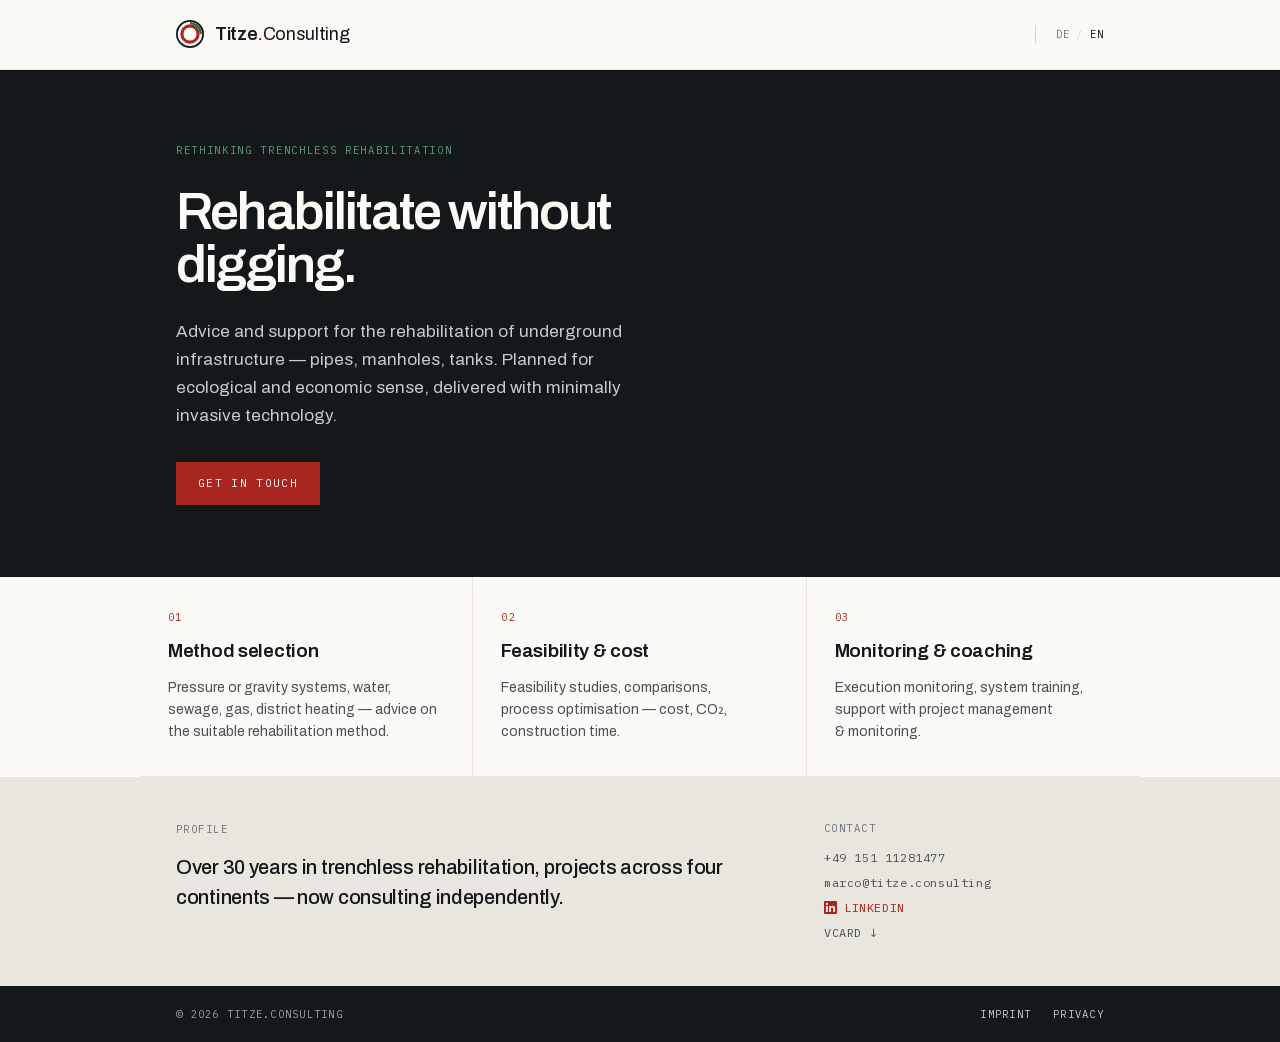
<file: index.html>
<!doctype html>
<html lang="de">
<head>
  <meta charset="utf-8">
  <title>Titze.Consulting</title>
  <meta name="viewport" content="width=device-width, initial-scale=1">
  <link rel="canonical" href="https://titze.consulting/de/">
  <link rel="alternate" hreflang="de" href="https://titze.consulting/de/">
  <link rel="alternate" hreflang="en" href="https://titze.consulting/en/">
  <link rel="alternate" hreflang="x-default" href="https://titze.consulting/de/">
  <link rel="icon" href="/assets/favicon.svg" type="image/svg+xml">
  <link rel="icon" href="/assets/favicon-32.png" sizes="32x32" type="image/png">
  <link rel="apple-touch-icon" href="/assets/apple-touch-icon.png">
  <!-- Ohne JS: Fallback auf Deutsch (Hauptmarkt). Mit JS: Sprache des Browsers. -->
  <meta http-equiv="refresh" content="0; url=/de/">
  <script>
    var lang = (navigator.languages && navigator.languages[0]) || navigator.language || 'de';
    location.replace(lang.toLowerCase().indexOf('en') === 0 ? '/en/' : '/de/');
  </script>
</head>
<body>
  <p><a href="/de/">Weiter zu titze.consulting</a> · <a href="/en/">English version</a></p>
</body>
</html>
</file>
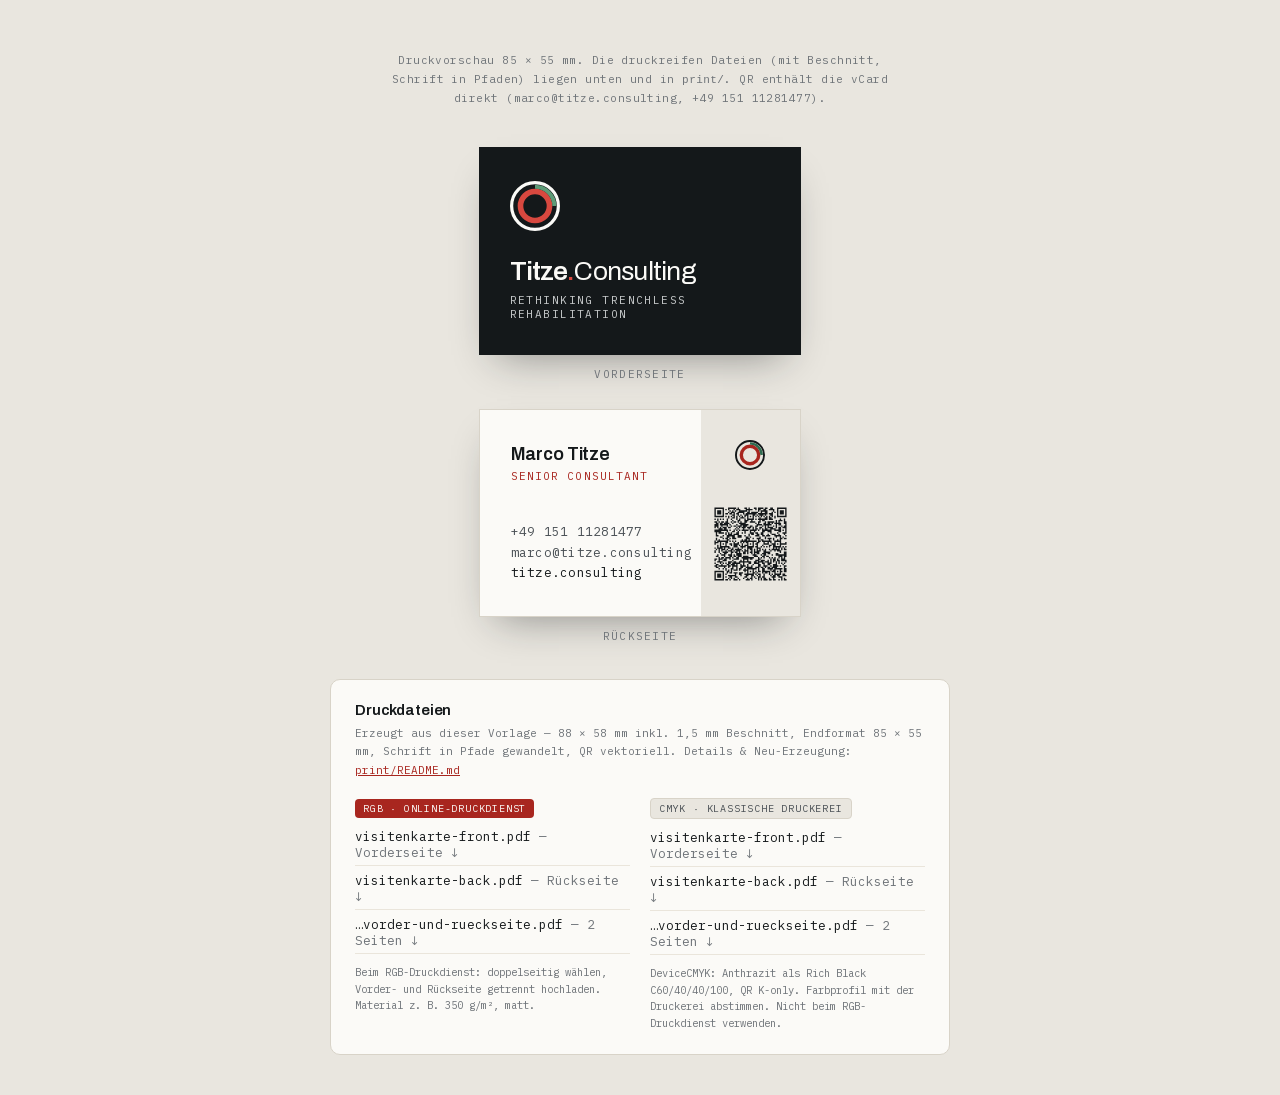
<file: business-card/index.html>
<!doctype html>
<html lang="de">
<head>
  <meta charset="utf-8">
  <meta name="viewport" content="width=device-width, initial-scale=1">
  <title>Visitenkarte — Titze.Consulting</title>
  <link rel="stylesheet" href="../styles/fonts.css">
  <link rel="stylesheet" href="../styles/tokens.css">
  <style>
    /* Bildschirm-Vorschau */
    body {
      margin: 0; background: var(--color-limebeige);
      font-family: var(--font-sans); color: var(--color-slate);
      display: flex; flex-direction: column; align-items: center; gap: 28px;
      padding: 40px 16px;
    }
    .hint {
      max-width: 520px; font-family: var(--font-mono); font-size: 11px;
      line-height: 1.7; letter-spacing: .04em; color: var(--color-steel); text-align: center;
    }
    .side { display: flex; flex-direction: column; align-items: center; gap: 12px; }
    .side__label { font-family: var(--font-mono); font-size: 11px; letter-spacing: .12em; color: var(--color-steel); }

    .card {
      width: 85mm; height: 55mm; box-sizing: border-box; overflow: hidden;
      box-shadow: 0 18px 40px -18px rgba(20,24,26,.45);
    }

    /* Vorderseite: Marke oben, Wortbild + Claim unten */
    .card--front {
      background: var(--color-anthracite);
      display: flex; flex-direction: column; justify-content: space-between;
      padding: 9mm 8mm;
    }
    .card--front svg { display: block; }
    .front__word { display: flex; align-items: baseline; font-size: 26px; letter-spacing: -0.028em; color: var(--color-paper); }
    .front__word .name { font-weight: 600; }
    .front__word .dot { color: var(--color-oxide-red-light); font-weight: 600; }
    .front__word .rest { font-weight: 400; }
    .claim {
      display: block; margin-top: 8px;
      font-family: var(--font-mono); font-size: 11px; letter-spacing: .13em; color: var(--color-fog);
    }

    /* Rückseite: links Papier (Text), rechts Kalkbeige-Feld (Marke + QR) */
    .card--back {
      background: var(--color-paper); border: 1px solid var(--color-edge-strong);
      display: flex;
    }
    .back__main {
      flex: 1; min-width: 0;
      display: flex; flex-direction: column; justify-content: space-between;
      padding: 9mm 0 9mm 8mm;
    }
    .back__name { font-size: 18px; font-weight: 600; letter-spacing: -0.015em; color: var(--color-anthracite); }
    .back__role { display: block; margin-top: 5px; font-family: var(--font-mono); font-size: 11px; letter-spacing: .1em; color: var(--color-oxide-red); }
    .back__contact {
      display: flex; flex-direction: column; gap: 3px;
      font-family: var(--font-mono); font-size: 12.5px; letter-spacing: .02em; color: var(--color-slate); line-height: 1.4;
    }
    .back__contact .web { color: var(--color-anthracite); }
    .back__side {
      width: 26mm; flex: none; background: var(--color-limebeige);
      display: flex; flex-direction: column; align-items: center; justify-content: space-between;
      padding: 8mm 0;
    }
    .back__side svg { display: block; }
    .qr { width: 22mm; height: 22mm; display: block; }

    /* Druckdateien-Bereich */
    .files {
      width: 100%; max-width: 620px; box-sizing: border-box;
      margin-top: 8px; padding: 22px 24px;
      background: var(--color-paper); border: 1px solid var(--color-edge-strong); border-radius: 10px;
    }
    .files__title { margin: 0 0 6px; font-size: 15px; font-weight: 600; letter-spacing: -0.01em; color: var(--color-anthracite); }
    .files__intro { margin: 0 0 18px; font-family: var(--font-mono); font-size: 11px; line-height: 1.7; color: var(--color-steel); }
    .files__intro a { color: var(--color-oxide-red); }
    .files__grid { display: grid; grid-template-columns: 1fr 1fr; gap: 20px; }
    @media (max-width: 520px) { .files__grid { grid-template-columns: 1fr; } }
    .files__badge {
      display: inline-block; margin-bottom: 10px; padding: 3px 8px; border-radius: 4px;
      font-family: var(--font-mono); font-size: 10px; letter-spacing: .08em; text-transform: uppercase;
    }
    .files__badge--rgb { background: var(--color-oxide-red); color: var(--color-paper); }
    .files__badge--cmyk { background: var(--color-limebeige); color: var(--color-slate); border: 1px solid var(--color-edge-strong); }
    .files__list { list-style: none; margin: 0 0 10px; padding: 0; display: flex; flex-direction: column; gap: 6px; }
    .files__list a { font-family: var(--font-mono); font-size: 12.5px; color: var(--color-anthracite); text-decoration: none; border-bottom: 1px solid var(--color-edge); padding-bottom: 5px; display: block; }
    .files__list a:hover { color: var(--color-oxide-red); }
    .files__list .sub { color: var(--color-steel); }
    .files__note { margin: 0; font-family: var(--font-mono); font-size: 10.5px; line-height: 1.6; color: var(--color-steel); }

    @media print {
      body { background: #fff; padding: 0; gap: 0; display: block; }
      .hint, .side__label, .files { display: none; }
      .card { box-shadow: none; page-break-after: always; }
      @page { size: 85mm 55mm; margin: 0; }
    }
  </style>
</head>
<body>
  <p class="hint">Druckvorschau 85 × 55 mm. Die druckreifen Dateien (mit Beschnitt, Schrift in Pfaden) liegen unten und in <code>print/</code>. QR enthält die vCard direkt (marco@titze.consulting, +49 151 11281477).</p>

  <div class="side">
    <div class="card card--front">
      <svg width="50" height="50" viewBox="0 0 62 62" fill="none" aria-hidden="true">
        <circle cx="31" cy="31" r="29" stroke="#FBFAF7" stroke-width="4"></circle>
        <circle cx="31" cy="31" r="18" stroke="#D8483F" stroke-width="7"></circle>
        <path d="M31 7A24 24 0 0 1 55 31" stroke="#5E9B77" stroke-width="5" stroke-linecap="butt"></path>
      </svg>
      <div>
        <span class="front__word"><span class="name">Titze</span><span class="dot">.</span><span class="rest">Consulting</span></span>
        <span class="claim">RETHINKING TRENCHLESS REHABILITATION</span>
      </div>
    </div>
    <span class="side__label">VORDERSEITE</span>
  </div>

  <div class="side">
    <div class="card card--back">
      <div class="back__main">
        <div>
          <span class="back__name">Marco Titze</span>
          <span class="back__role">SENIOR CONSULTANT</span>
        </div>
        <div class="back__contact">
          <span>+49 151 11281477</span>
          <span>marco@titze.consulting</span>
          <span class="web">titze.consulting</span>
        </div>
      </div>
      <div class="back__side">
        <svg width="30" height="30" viewBox="0 0 62 62" fill="none" aria-hidden="true">
          <circle cx="31" cy="31" r="29" stroke="#14181A" stroke-width="4"></circle>
          <circle cx="31" cy="31" r="18" stroke="#A8261F" stroke-width="7"></circle>
          <path d="M31 7A24 24 0 0 1 55 31" stroke="#2F6B4F" stroke-width="5" stroke-linecap="butt"></path>
        </svg>
        <img class="qr" src="qr-vcard.svg" alt="QR-Code mit Kontaktdaten (vCard)">
      </div>
    </div>
    <span class="side__label">RÜCKSEITE</span>
  </div>

  <section class="files">
    <h2 class="files__title">Druckdateien</h2>
    <p class="files__intro">Erzeugt aus dieser Vorlage — 88 × 58 mm inkl. 1,5 mm Beschnitt, Endformat 85 × 55 mm, Schrift in Pfade gewandelt, QR vektoriell. Details &amp; Neu-Erzeugung: <a href="print/README.md">print/README.md</a></p>
    <div class="files__grid">
      <div class="files__col">
        <span class="files__badge files__badge--rgb">RGB · Online-Druckdienst</span>
        <ul class="files__list">
          <li><a href="print/rgb/visitenkarte-front.pdf">visitenkarte-front.pdf <span class="sub">— Vorderseite ↓</span></a></li>
          <li><a href="print/rgb/visitenkarte-back.pdf">visitenkarte-back.pdf <span class="sub">— Rückseite ↓</span></a></li>
          <li><a href="print/rgb/visitenkarte-vorder-und-rueckseite.pdf">…vorder-und-rueckseite.pdf <span class="sub">— 2 Seiten ↓</span></a></li>
        </ul>
        <p class="files__note">Beim RGB-Druckdienst: doppelseitig wählen, Vorder- und Rückseite getrennt hochladen. Material z. B. 350 g/m², matt.</p>
      </div>
      <div class="files__col">
        <span class="files__badge files__badge--cmyk">CMYK · klassische Druckerei</span>
        <ul class="files__list">
          <li><a href="print/cmyk/visitenkarte-front.pdf">visitenkarte-front.pdf <span class="sub">— Vorderseite ↓</span></a></li>
          <li><a href="print/cmyk/visitenkarte-back.pdf">visitenkarte-back.pdf <span class="sub">— Rückseite ↓</span></a></li>
          <li><a href="print/cmyk/visitenkarte-vorder-und-rueckseite.pdf">…vorder-und-rueckseite.pdf <span class="sub">— 2 Seiten ↓</span></a></li>
        </ul>
        <p class="files__note">DeviceCMYK: Anthrazit als Rich Black C60/40/40/100, QR K-only. Farbprofil mit der Druckerei abstimmen. Nicht beim RGB-Druckdienst verwenden.</p>
      </div>
    </div>
  </section>
</body>
</html>
</file>
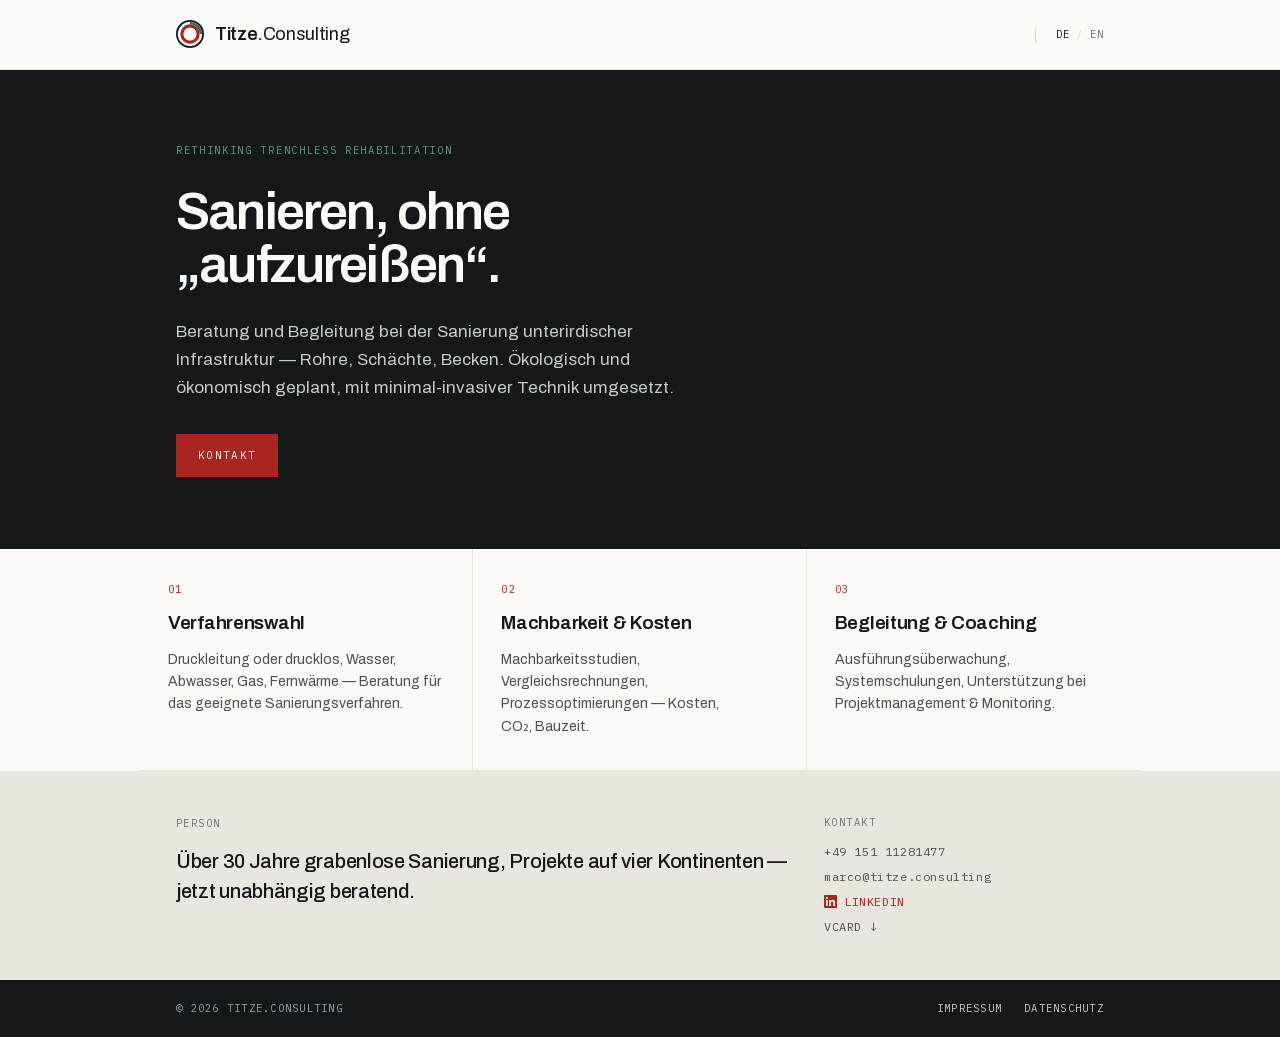
<file: de/index.html>
<!doctype html>
<html lang="de">
<head>
  <meta charset="utf-8">
  <meta name="viewport" content="width=device-width, initial-scale=1, viewport-fit=cover">
  <title>Titze.Consulting — Grabenlose Sanierung, unabhängig beraten</title>
  <meta name="description" content="Unabhängige Beratung und Begleitung bei der grabenlosen Sanierung unterirdischer Infrastruktur — Rohre, Schächte, Becken.">
  <link rel="canonical" href="https://titze.consulting/de/">
  <link rel="alternate" hreflang="de" href="https://titze.consulting/de/">
  <link rel="alternate" hreflang="en" href="https://titze.consulting/en/">
  <link rel="alternate" hreflang="x-default" href="https://titze.consulting/de/">
  <link rel="icon" href="/assets/favicon.svg" type="image/svg+xml">
  <link rel="icon" href="/assets/favicon-32.png" sizes="32x32" type="image/png">
  <link rel="apple-touch-icon" href="/assets/apple-touch-icon.png">
  <link rel="preload" href="/assets/fonts/archivo.woff2" as="font" type="font/woff2" crossorigin>
  <link rel="preload" href="/assets/fonts/ibm-plex-mono-400.woff2" as="font" type="font/woff2" crossorigin>
  <link rel="stylesheet" href="/styles/fonts.css">
  <link rel="stylesheet" href="/styles/tokens.css">
  <link rel="stylesheet" href="/styles/site.css">
</head>
<body>

  <header class="band header">
    <div class="band__inner header__inner">
      <a class="brand" href="/de/" aria-label="Titze.Consulting — Startseite">
        <img class="brand__mark" src="/assets/logo/logo-mark-light-bg.svg" alt="" width="28" height="28">
        <span class="brand__word"><b>Titze</b><span class="dot">.</span>Consulting</span>
      </a>
      <div class="header__right">
        <div class="langswitch" aria-label="Sprache">
          <a href="/de/" aria-current="true">DE</a>
          <span class="sep">/</span>
          <a href="/en/">EN</a>
        </div>
      </div>
    </div>
  </header>

  <main>
    <section class="band hero" aria-label="Einleitung">
      <div class="band__inner hero__inner">
        <p class="eyebrow">RETHINKING TRENCHLESS REHABILITATION</p>
        <h1 class="hero__headline">Sanieren, ohne „aufzureißen“.</h1>
        <p class="hero__lede">Beratung und Begleitung bei der Sanierung unterirdischer Infrastruktur — Rohre, Schächte, Becken. Ökologisch und ökonomisch geplant, mit minimal-invasiver Technik umgesetzt.</p>
        <div class="hero__actions">
          <a class="btn btn--primary" href="mailto:marco@titze.consulting">KONTAKT</a>
        </div>
      </div>
    </section>

    <section class="band services" id="leistungen" aria-label="Leistungen">
      <div class="band__inner services__inner">
        <article class="service">
          <span class="service__num">01</span>
          <h2 class="service__title">Verfahrenswahl</h2>
          <p class="service__text">Druckleitung oder drucklos, Wasser, Abwasser, Gas, Fernwärme — Beratung für das geeignete Sanierungsverfahren.</p>
        </article>
        <article class="service">
          <span class="service__num">02</span>
          <h2 class="service__title">Machbarkeit &amp; Kosten</h2>
          <p class="service__text">Machbarkeitsstudien, Vergleichsrechnungen, Prozessoptimierungen — Kosten, CO₂, Bauzeit.</p>
        </article>
        <article class="service">
          <span class="service__num">03</span>
          <h2 class="service__title">Begleitung &amp; Coaching</h2>
          <p class="service__text">Ausführungsüberwachung, Systemschulungen, Unterstützung bei Projektmanagement &amp; Monitoring.</p>
        </article>
      </div>
    </section>

    <section class="band person" id="person" aria-label="Person und Kontakt">
      <div class="band__inner person__inner">
        <div class="person__col">
          <span class="label">PERSON</span>
          <p class="person__statement">Über 30 Jahre grabenlose Sanierung, Projekte auf vier Kontinenten — jetzt unabhängig beratend.</p>
        </div>
        <div class="contact" id="kontakt">
          <span class="label">KONTAKT</span>
          <a href="tel:+4915111281477">+49 151 11281477</a>
          <a href="mailto:marco@titze.consulting">marco@titze.consulting</a>
          <a class="contact__linkedin" href="https://www.linkedin.com/in/marco-titze-89007110/" target="_blank" rel="noopener">
            <svg viewBox="0 0 24 24" fill="currentColor" aria-hidden="true"><path d="M20.45 20.45h-3.56v-5.57c0-1.33-.02-3.04-1.85-3.04-1.85 0-2.14 1.45-2.14 2.94v5.67H9.35V9h3.42v1.56h.05c.48-.9 1.64-1.85 3.37-1.85 3.6 0 4.27 2.37 4.27 5.45v6.29zM5.34 7.43a2.06 2.06 0 1 1 0-4.13 2.06 2.06 0 0 1 0 4.13zM7.12 20.45H3.56V9h3.56v11.45zM22.22 0H1.77C.8 0 0 .78 0 1.73v20.53C0 23.22.8 24 1.77 24h20.45c.98 0 1.78-.78 1.78-1.74V1.73C24 .78 23.2 0 22.22 0z"/></svg>
            LINKEDIN
          </a>
          <a href="/marco-titze.vcf" download>VCARD ↓</a>
        </div>
      </div>
    </section>
  </main>

  <footer class="band footer">
    <div class="band__inner footer__inner">
      <span>© 2026 TITZE.CONSULTING</span>
      <span class="footer__links">
        <a href="/de/impressum.html">IMPRESSUM</a>
        <a href="/de/datenschutz.html">DATENSCHUTZ</a>
      </span>
    </div>
  </footer>

</body>
</html>
</file>
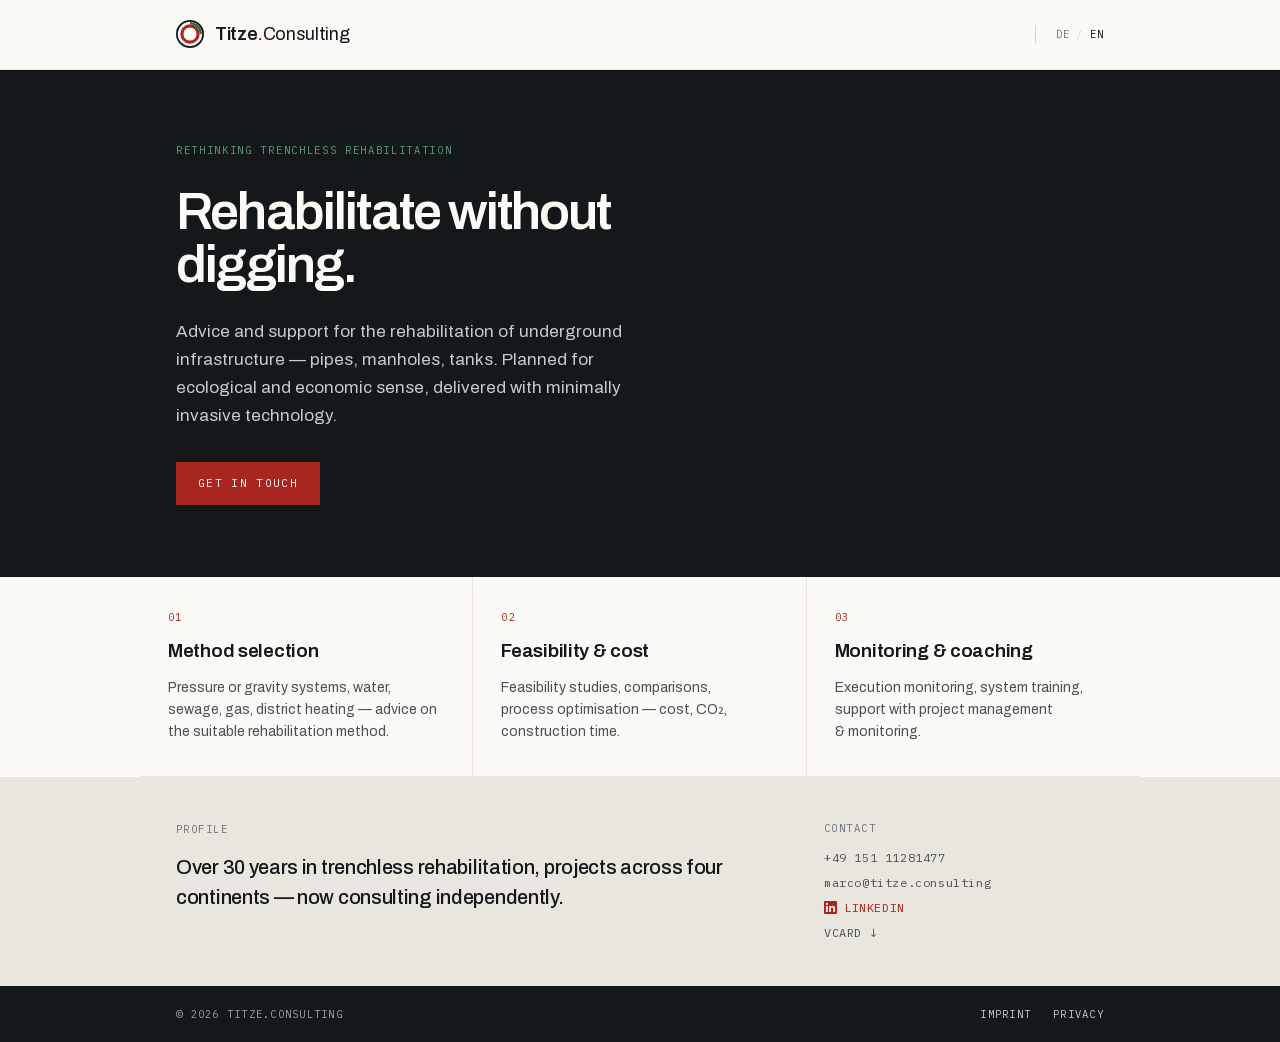
<file: en/index.html>
<!doctype html>
<html lang="en">
<head>
  <meta charset="utf-8">
  <meta name="viewport" content="width=device-width, initial-scale=1, viewport-fit=cover">
  <title>Titze.Consulting — Trenchless rehabilitation, independent advice</title>
  <meta name="description" content="Independent advice and support for the trenchless rehabilitation of underground infrastructure — pipes, manholes, tanks.">
  <link rel="canonical" href="https://titze.consulting/en/">
  <link rel="alternate" hreflang="de" href="https://titze.consulting/de/">
  <link rel="alternate" hreflang="en" href="https://titze.consulting/en/">
  <link rel="alternate" hreflang="x-default" href="https://titze.consulting/de/">
  <link rel="icon" href="/assets/favicon.svg" type="image/svg+xml">
  <link rel="icon" href="/assets/favicon-32.png" sizes="32x32" type="image/png">
  <link rel="apple-touch-icon" href="/assets/apple-touch-icon.png">
  <link rel="preload" href="/assets/fonts/archivo.woff2" as="font" type="font/woff2" crossorigin>
  <link rel="preload" href="/assets/fonts/ibm-plex-mono-400.woff2" as="font" type="font/woff2" crossorigin>
  <link rel="stylesheet" href="/styles/fonts.css">
  <link rel="stylesheet" href="/styles/tokens.css">
  <link rel="stylesheet" href="/styles/site.css">
</head>
<body>

  <header class="band header">
    <div class="band__inner header__inner">
      <a class="brand" href="/en/" aria-label="Titze.Consulting — Home">
        <img class="brand__mark" src="/assets/logo/logo-mark-light-bg.svg" alt="" width="28" height="28">
        <span class="brand__word"><b>Titze</b><span class="dot">.</span>Consulting</span>
      </a>
      <div class="header__right">
        <div class="langswitch" aria-label="Language">
          <a href="/de/">DE</a>
          <span class="sep">/</span>
          <a href="/en/" aria-current="true">EN</a>
        </div>
      </div>
    </div>
  </header>

  <main>
    <section class="band hero" aria-label="Introduction">
      <div class="band__inner hero__inner">
        <p class="eyebrow">RETHINKING TRENCHLESS REHABILITATION</p>
        <h1 class="hero__headline">Rehabilitate without digging.</h1>
        <p class="hero__lede">Advice and support for the rehabilitation of underground infrastructure — pipes, manholes, tanks. Planned for ecological and economic sense, delivered with minimally invasive technology.</p>
        <div class="hero__actions">
          <a class="btn btn--primary" href="mailto:marco@titze.consulting">GET IN TOUCH</a>
        </div>
      </div>
    </section>

    <section class="band services" id="services" aria-label="Services">
      <div class="band__inner services__inner">
        <article class="service">
          <span class="service__num">01</span>
          <h2 class="service__title">Method selection</h2>
          <p class="service__text">Pressure or gravity systems, water, sewage, gas, district heating — advice on the suitable rehabilitation method.</p>
        </article>
        <article class="service">
          <span class="service__num">02</span>
          <h2 class="service__title">Feasibility &amp; cost</h2>
          <p class="service__text">Feasibility studies, comparisons, process optimisation — cost, CO₂, construction time.</p>
        </article>
        <article class="service">
          <span class="service__num">03</span>
          <h2 class="service__title">Monitoring &amp; coaching</h2>
          <p class="service__text">Execution monitoring, system training, support with project management &amp; monitoring.</p>
        </article>
      </div>
    </section>

    <section class="band person" id="profile" aria-label="Profile and contact">
      <div class="band__inner person__inner">
        <div class="person__col">
          <span class="label">PROFILE</span>
          <p class="person__statement">Over 30 years in trenchless rehabilitation, projects across four continents — now consulting independently.</p>
        </div>
        <div class="contact" id="contact">
          <span class="label">CONTACT</span>
          <a href="tel:+4915111281477">+49 151 11281477</a>
          <a href="mailto:marco@titze.consulting">marco@titze.consulting</a>
          <a class="contact__linkedin" href="https://www.linkedin.com/in/marco-titze-89007110/" target="_blank" rel="noopener">
            <svg viewBox="0 0 24 24" fill="currentColor" aria-hidden="true"><path d="M20.45 20.45h-3.56v-5.57c0-1.33-.02-3.04-1.85-3.04-1.85 0-2.14 1.45-2.14 2.94v5.67H9.35V9h3.42v1.56h.05c.48-.9 1.64-1.85 3.37-1.85 3.6 0 4.27 2.37 4.27 5.45v6.29zM5.34 7.43a2.06 2.06 0 1 1 0-4.13 2.06 2.06 0 0 1 0 4.13zM7.12 20.45H3.56V9h3.56v11.45zM22.22 0H1.77C.8 0 0 .78 0 1.73v20.53C0 23.22.8 24 1.77 24h20.45c.98 0 1.78-.78 1.78-1.74V1.73C24 .78 23.2 0 22.22 0z"/></svg>
            LINKEDIN
          </a>
          <a href="/marco-titze.vcf" download>VCARD ↓</a>
        </div>
      </div>
    </section>
  </main>

  <footer class="band footer">
    <div class="band__inner footer__inner">
      <span>© 2026 TITZE.CONSULTING</span>
      <span class="footer__links">
        <a href="/en/imprint.html">IMPRINT</a>
        <a href="/en/privacy.html">PRIVACY</a>
      </span>
    </div>
  </footer>

</body>
</html>
</file>
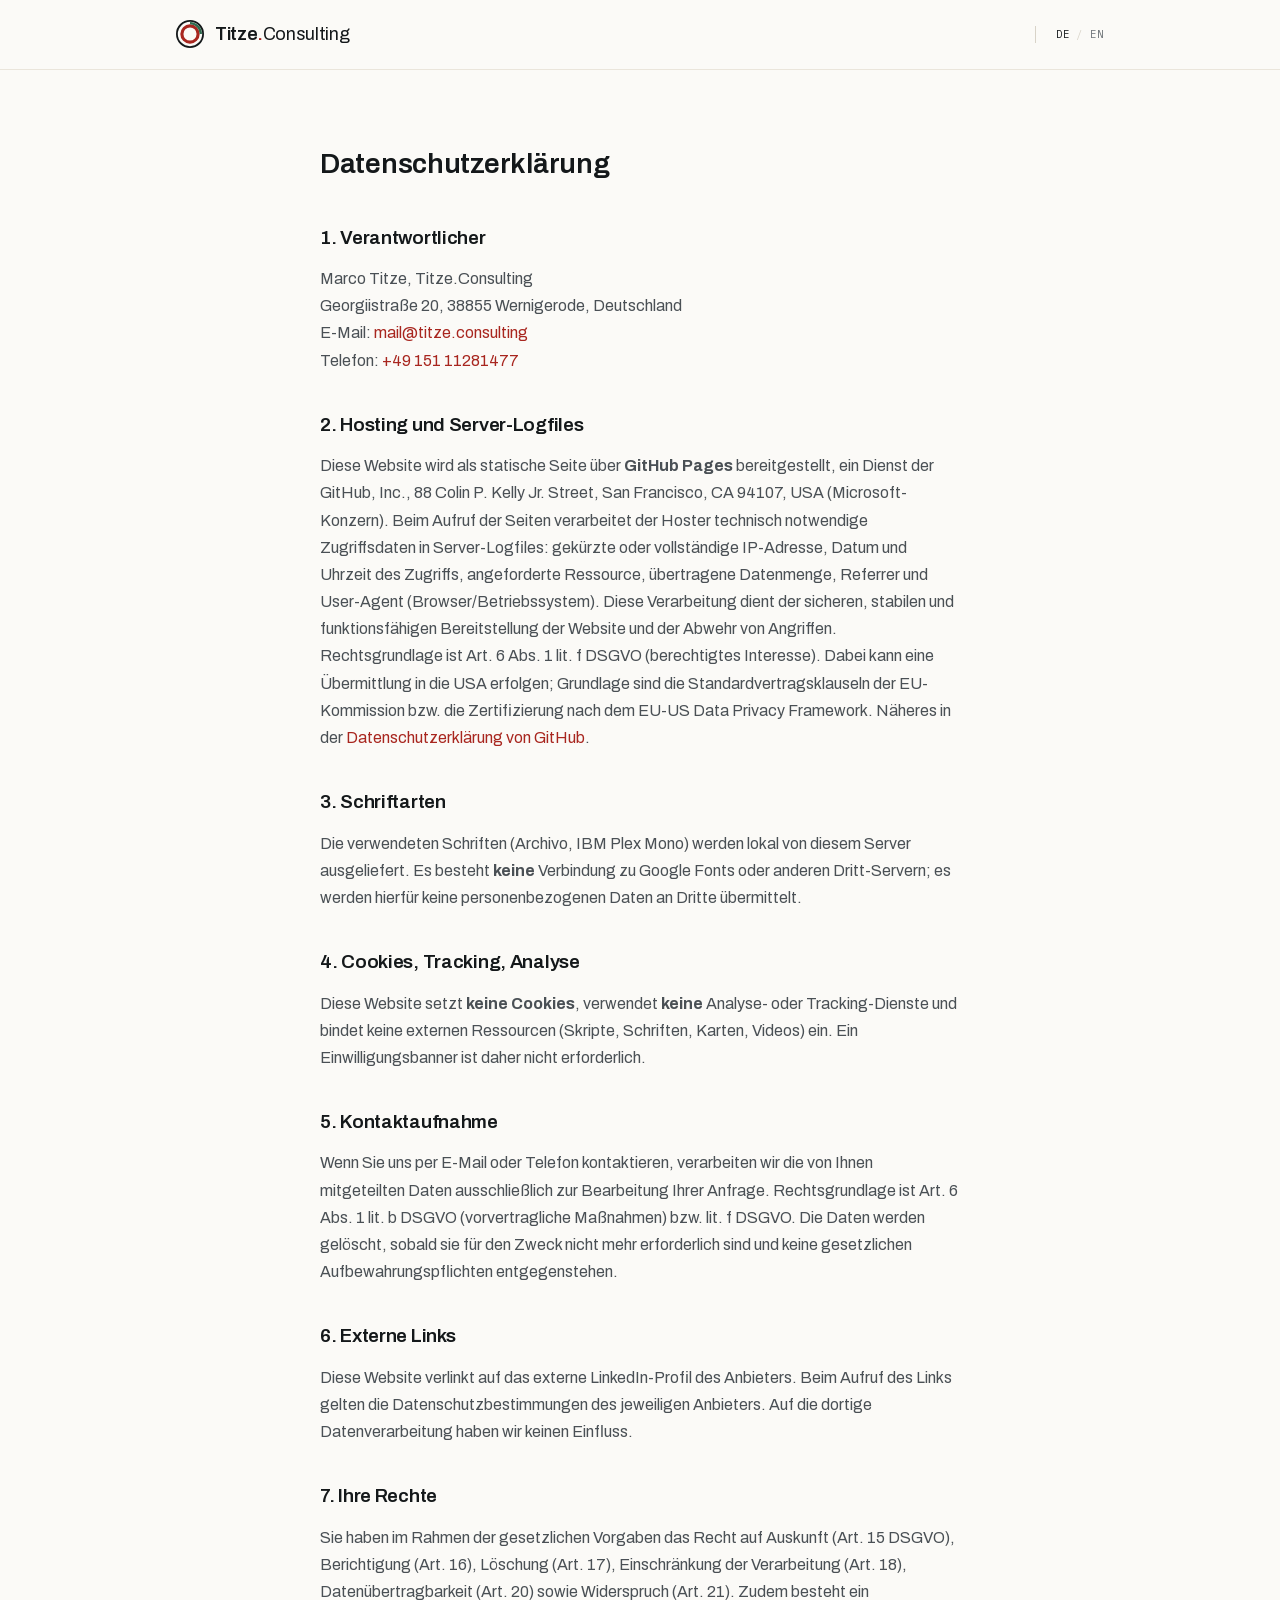
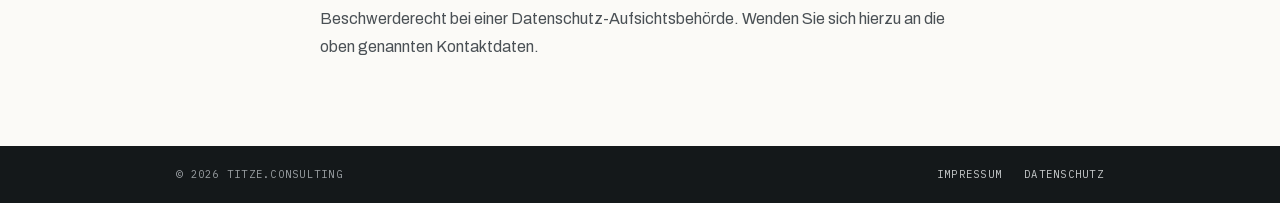
<file: de/datenschutz.html>
<!doctype html>
<html lang="de">
<head>
  <meta charset="utf-8">
  <meta name="viewport" content="width=device-width, initial-scale=1, viewport-fit=cover">
  <title>Datenschutzerklärung — Titze.Consulting</title>
  <meta name="robots" content="noindex">
  <link rel="icon" href="/assets/favicon.svg" type="image/svg+xml">
  <link rel="icon" href="/assets/favicon-32.png" sizes="32x32" type="image/png">
  <link rel="apple-touch-icon" href="/assets/apple-touch-icon.png">
  <link rel="stylesheet" href="/styles/fonts.css">
  <link rel="stylesheet" href="/styles/tokens.css">
  <link rel="stylesheet" href="/styles/site.css">
</head>
<body>

  <header class="band header">
    <div class="band__inner header__inner">
      <a class="brand" href="/de/" aria-label="Titze.Consulting — Startseite">
        <img class="brand__mark" src="/assets/logo/logo-mark-light-bg.svg" alt="" width="28" height="28">
        <span class="brand__word"><b>Titze</b><span class="dot">.</span>Consulting</span>
      </a>
      <div class="header__right">
        <div class="langswitch" aria-label="Sprache">
          <a href="/de/datenschutz.html" aria-current="true">DE</a>
          <span class="sep">/</span>
          <a href="/en/privacy.html">EN</a>
        </div>
      </div>
    </div>
  </header>

  <main class="band legal">
    <div class="legal__inner">
      <h1>Datenschutzerklärung</h1>

      <h2>1. Verantwortlicher</h2>
      <p>
        Marco Titze, Titze.Consulting<br>
        Georgiistraße 20, 38855 Wernigerode, Deutschland<br>
        E-Mail: <a href="mailto:mail@titze.consulting">mail@titze.consulting</a><br>
        Telefon: <a href="tel:+4915111281477">+49 151 11281477</a>
      </p>

      <h2>2. Hosting und Server-Logfiles</h2>
      <p>Diese Website wird als statische Seite über <strong>GitHub Pages</strong> bereitgestellt, ein Dienst der GitHub, Inc., 88 Colin P. Kelly Jr. Street, San Francisco, CA 94107, USA (Microsoft-Konzern). Beim Aufruf der Seiten verarbeitet der Hoster technisch notwendige Zugriffsdaten in Server-Logfiles: gekürzte oder vollständige IP-Adresse, Datum und Uhrzeit des Zugriffs, angeforderte Ressource, übertragene Datenmenge, Referrer und User-Agent (Browser/Betriebssystem). Diese Verarbeitung dient der sicheren, stabilen und funktionsfähigen Bereitstellung der Website und der Abwehr von Angriffen. Rechtsgrundlage ist Art. 6 Abs. 1 lit. f DSGVO (berechtigtes Interesse). Dabei kann eine Übermittlung in die USA erfolgen; Grundlage sind die Standardvertragsklauseln der EU-Kommission bzw. die Zertifizierung nach dem EU-US Data Privacy Framework. Näheres in der <a href="https://docs.github.com/en/site-policy/privacy-policies/github-general-privacy-statement" target="_blank" rel="noopener">Datenschutzerklärung von GitHub</a>.</p>

      <h2>3. Schriftarten</h2>
      <p>Die verwendeten Schriften (Archivo, IBM Plex Mono) werden lokal von diesem Server ausgeliefert. Es besteht <strong>keine</strong> Verbindung zu Google Fonts oder anderen Dritt-Servern; es werden hierfür keine personenbezogenen Daten an Dritte übermittelt.</p>

      <h2>4. Cookies, Tracking, Analyse</h2>
      <p>Diese Website setzt <strong>keine Cookies</strong>, verwendet <strong>keine</strong> Analyse- oder Tracking-Dienste und bindet keine externen Ressourcen (Skripte, Schriften, Karten, Videos) ein. Ein Einwilligungsbanner ist daher nicht erforderlich.</p>

      <h2>5. Kontaktaufnahme</h2>
      <p>Wenn Sie uns per E-Mail oder Telefon kontaktieren, verarbeiten wir die von Ihnen mitgeteilten Daten ausschließlich zur Bearbeitung Ihrer Anfrage. Rechtsgrundlage ist Art. 6 Abs. 1 lit. b DSGVO (vorvertragliche Maßnahmen) bzw. lit. f DSGVO. Die Daten werden gelöscht, sobald sie für den Zweck nicht mehr erforderlich sind und keine gesetzlichen Aufbewahrungspflichten entgegenstehen.</p>

      <h2>6. Externe Links</h2>
      <p>Diese Website verlinkt auf das externe LinkedIn-Profil des Anbieters. Beim Aufruf des Links gelten die Datenschutzbestimmungen des jeweiligen Anbieters. Auf die dortige Datenverarbeitung haben wir keinen Einfluss.</p>

      <h2>7. Ihre Rechte</h2>
      <p>Sie haben im Rahmen der gesetzlichen Vorgaben das Recht auf Auskunft (Art. 15 DSGVO), Berichtigung (Art. 16), Löschung (Art. 17), Einschränkung der Verarbeitung (Art. 18), Datenübertragbarkeit (Art. 20) sowie Widerspruch (Art. 21). Zudem besteht ein Beschwerderecht bei einer Datenschutz-Aufsichtsbehörde. Wenden Sie sich hierzu an die oben genannten Kontaktdaten.</p>
    </div>
  </main>

  <footer class="band footer">
    <div class="band__inner footer__inner">
      <span>© 2026 TITZE.CONSULTING</span>
      <span class="footer__links">
        <a href="/de/impressum.html">IMPRESSUM</a>
        <a href="/de/datenschutz.html">DATENSCHUTZ</a>
      </span>
    </div>
  </footer>

</body>
</html>
</file>
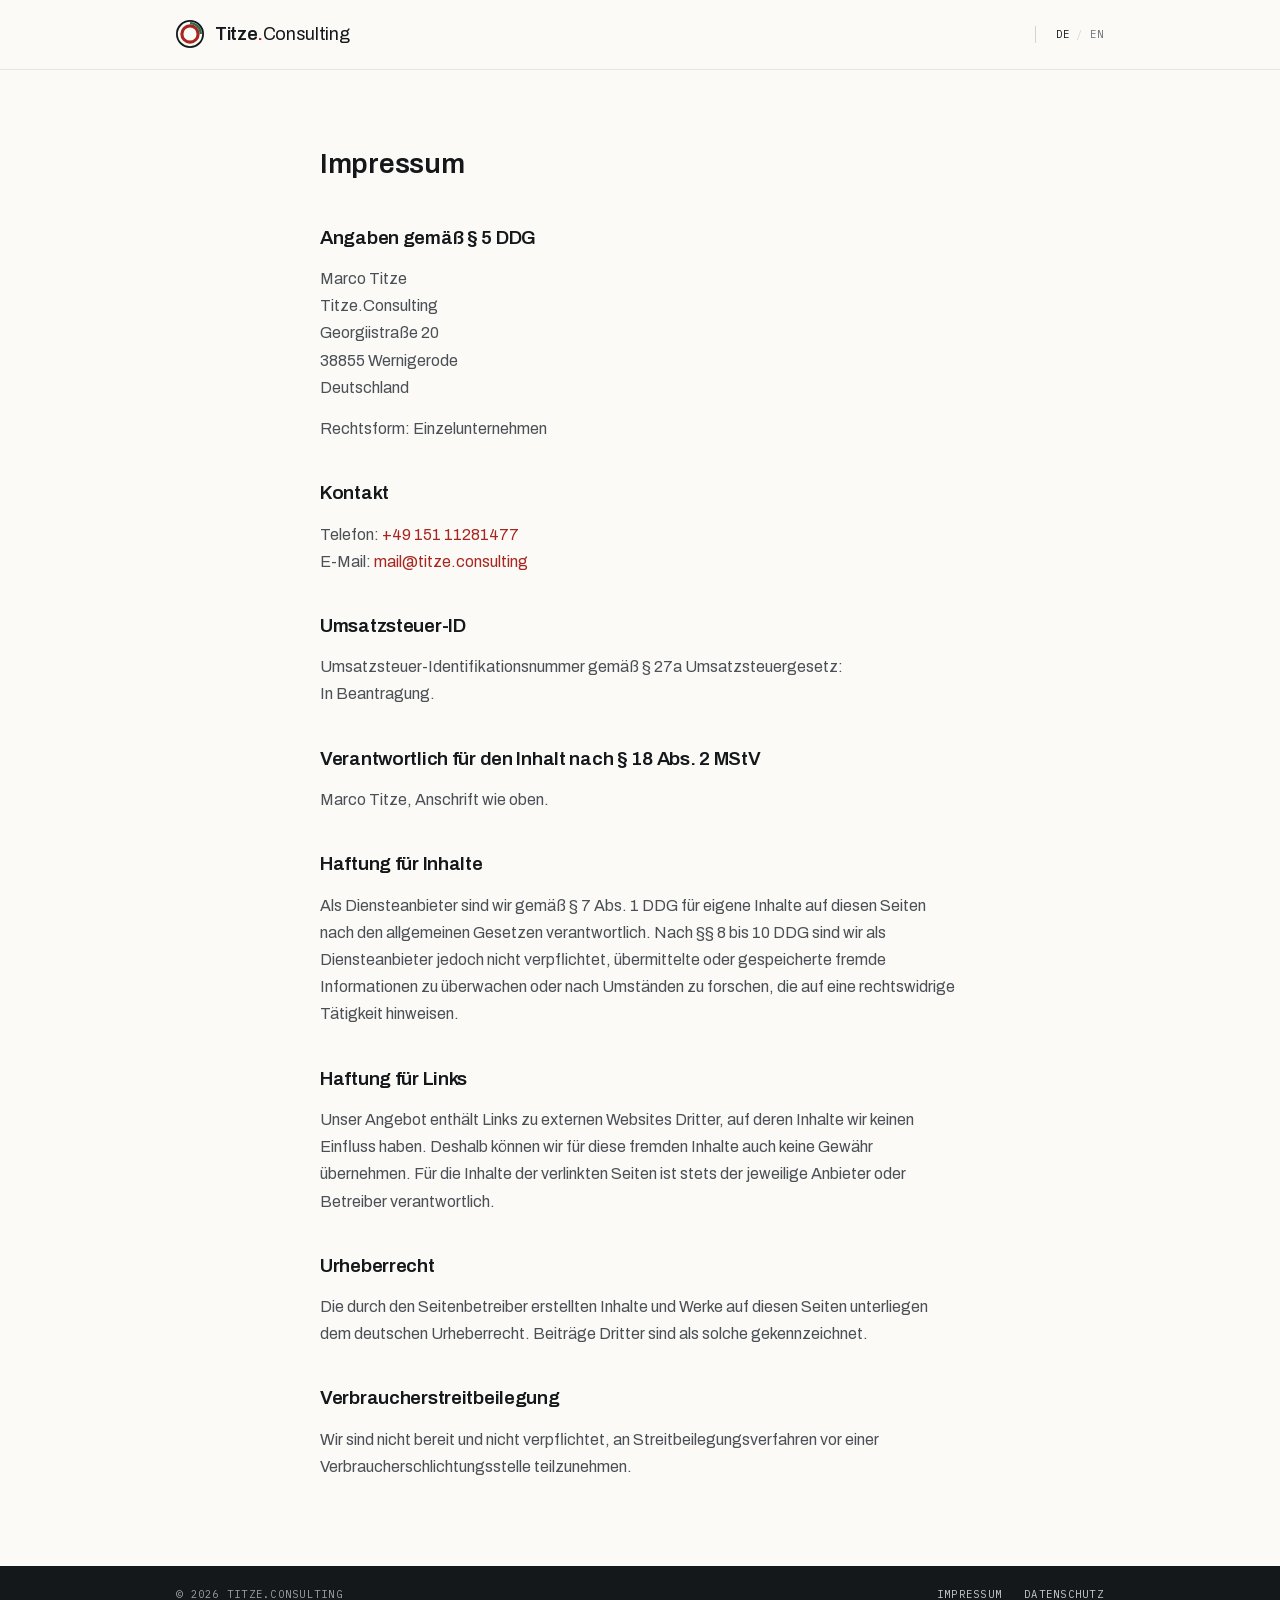
<file: de/impressum.html>
<!doctype html>
<html lang="de">
<head>
  <meta charset="utf-8">
  <meta name="viewport" content="width=device-width, initial-scale=1, viewport-fit=cover">
  <title>Impressum — Titze.Consulting</title>
  <meta name="robots" content="noindex">
  <link rel="icon" href="/assets/favicon.svg" type="image/svg+xml">
  <link rel="icon" href="/assets/favicon-32.png" sizes="32x32" type="image/png">
  <link rel="apple-touch-icon" href="/assets/apple-touch-icon.png">
  <link rel="stylesheet" href="/styles/fonts.css">
  <link rel="stylesheet" href="/styles/tokens.css">
  <link rel="stylesheet" href="/styles/site.css">
</head>
<body>

  <header class="band header">
    <div class="band__inner header__inner">
      <a class="brand" href="/de/" aria-label="Titze.Consulting — Startseite">
        <img class="brand__mark" src="/assets/logo/logo-mark-light-bg.svg" alt="" width="28" height="28">
        <span class="brand__word"><b>Titze</b><span class="dot">.</span>Consulting</span>
      </a>
      <div class="header__right">
        <div class="langswitch" aria-label="Sprache">
          <a href="/de/impressum.html" aria-current="true">DE</a>
          <span class="sep">/</span>
          <a href="/en/imprint.html">EN</a>
        </div>
      </div>
    </div>
  </header>

  <main class="band legal">
    <div class="legal__inner">
      <h1>Impressum</h1>

      <h2>Angaben gemäß § 5 DDG</h2>
      <p>
        Marco Titze<br>
        Titze.Consulting<br>
        Georgiistraße 20<br>
        38855 Wernigerode<br>
        Deutschland
      </p>
      <p>Rechtsform: Einzelunternehmen</p>

      <h2>Kontakt</h2>
      <p>
        Telefon: <a href="tel:+4915111281477">+49 151 11281477</a><br>
        E-Mail: <a href="mailto:mail@titze.consulting">mail@titze.consulting</a>
      </p>

      <h2>Umsatzsteuer-ID</h2>
      <p>Umsatzsteuer-Identifikationsnummer gemäß § 27a Umsatzsteuergesetz:<br>In Beantragung.</p>

      <h2>Verantwortlich für den Inhalt nach § 18 Abs. 2 MStV</h2>
      <p>Marco Titze, Anschrift wie oben.</p>

      <h2>Haftung für Inhalte</h2>
      <p>Als Diensteanbieter sind wir gemäß § 7 Abs. 1 DDG für eigene Inhalte auf diesen Seiten nach den allgemeinen Gesetzen verantwortlich. Nach §§ 8 bis 10 DDG sind wir als Diensteanbieter jedoch nicht verpflichtet, übermittelte oder gespeicherte fremde Informationen zu überwachen oder nach Umständen zu forschen, die auf eine rechtswidrige Tätigkeit hinweisen.</p>

      <h2>Haftung für Links</h2>
      <p>Unser Angebot enthält Links zu externen Websites Dritter, auf deren Inhalte wir keinen Einfluss haben. Deshalb können wir für diese fremden Inhalte auch keine Gewähr übernehmen. Für die Inhalte der verlinkten Seiten ist stets der jeweilige Anbieter oder Betreiber verantwortlich.</p>

      <h2>Urheberrecht</h2>
      <p>Die durch den Seitenbetreiber erstellten Inhalte und Werke auf diesen Seiten unterliegen dem deutschen Urheberrecht. Beiträge Dritter sind als solche gekennzeichnet.</p>

      <h2>Verbraucherstreitbeilegung</h2>
      <p>Wir sind nicht bereit und nicht verpflichtet, an Streitbeilegungsverfahren vor einer Verbraucherschlichtungsstelle teilzunehmen.</p>
    </div>
  </main>

  <footer class="band footer">
    <div class="band__inner footer__inner">
      <span>© 2026 TITZE.CONSULTING</span>
      <span class="footer__links">
        <a href="/de/impressum.html">IMPRESSUM</a>
        <a href="/de/datenschutz.html">DATENSCHUTZ</a>
      </span>
    </div>
  </footer>

</body>
</html>
</file>
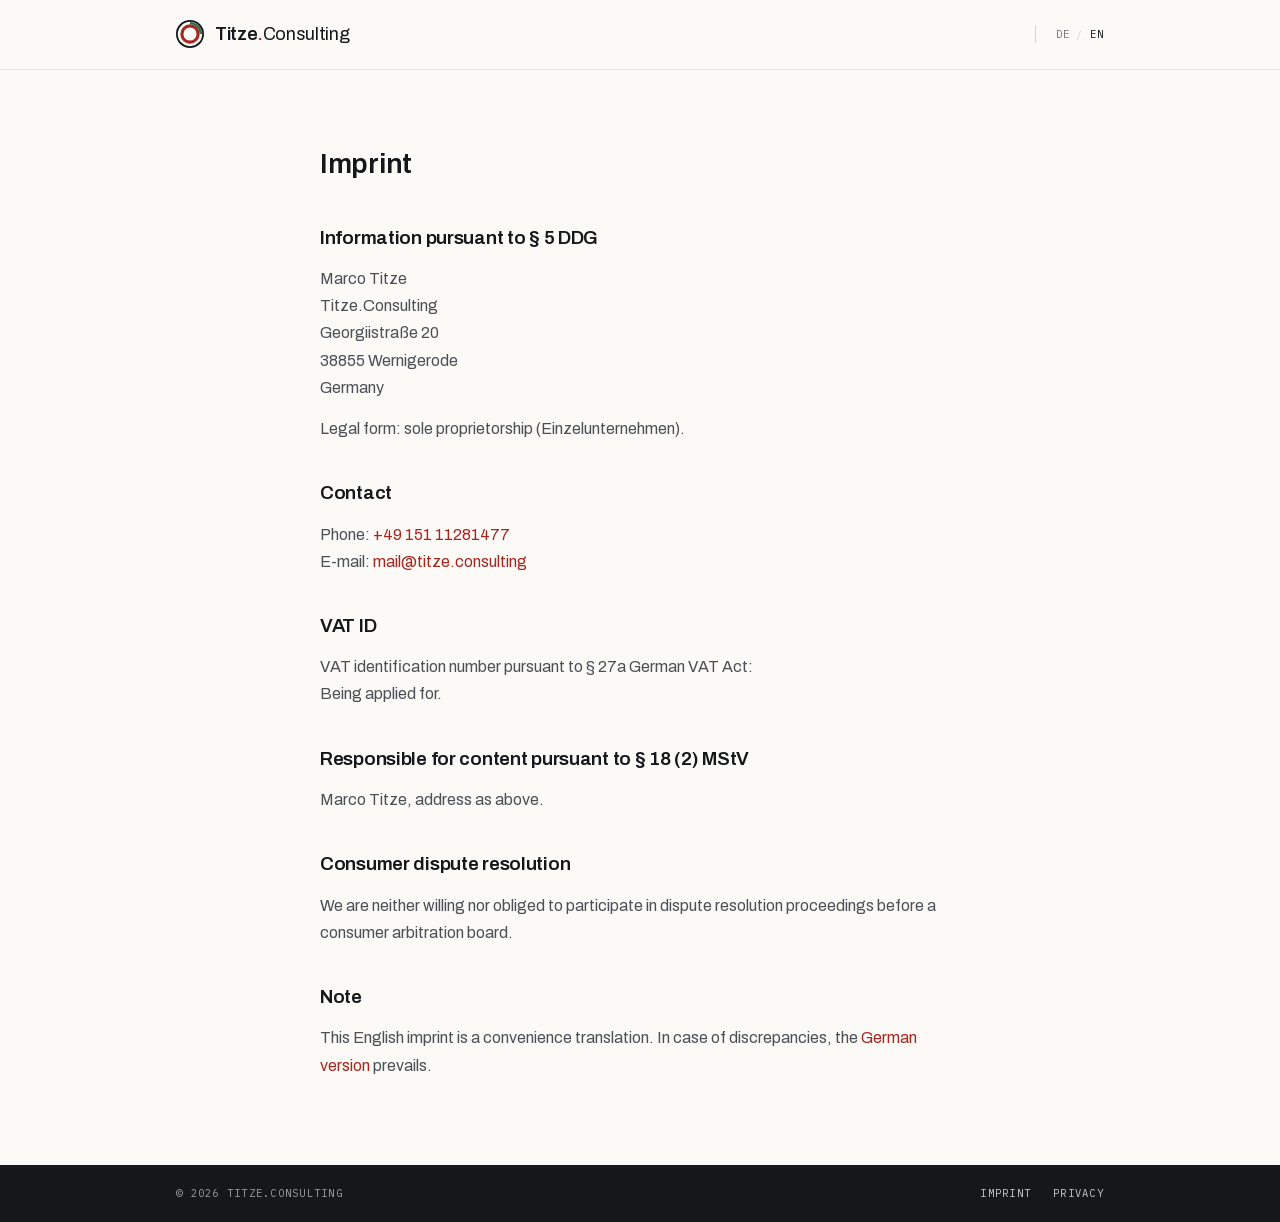
<file: en/imprint.html>
<!doctype html>
<html lang="en">
<head>
  <meta charset="utf-8">
  <meta name="viewport" content="width=device-width, initial-scale=1, viewport-fit=cover">
  <title>Imprint — Titze.Consulting</title>
  <meta name="robots" content="noindex">
  <link rel="icon" href="/assets/favicon.svg" type="image/svg+xml">
  <link rel="icon" href="/assets/favicon-32.png" sizes="32x32" type="image/png">
  <link rel="apple-touch-icon" href="/assets/apple-touch-icon.png">
  <link rel="stylesheet" href="/styles/fonts.css">
  <link rel="stylesheet" href="/styles/tokens.css">
  <link rel="stylesheet" href="/styles/site.css">
</head>
<body>

  <header class="band header">
    <div class="band__inner header__inner">
      <a class="brand" href="/en/" aria-label="Titze.Consulting — Home">
        <img class="brand__mark" src="/assets/logo/logo-mark-light-bg.svg" alt="" width="28" height="28">
        <span class="brand__word"><b>Titze</b><span class="dot">.</span>Consulting</span>
      </a>
      <div class="header__right">
        <div class="langswitch" aria-label="Language">
          <a href="/de/impressum.html">DE</a>
          <span class="sep">/</span>
          <a href="/en/imprint.html" aria-current="true">EN</a>
        </div>
      </div>
    </div>
  </header>

  <main class="band legal">
    <div class="legal__inner">
      <h1>Imprint</h1>

      <h2>Information pursuant to § 5 DDG</h2>
      <p>
        Marco Titze<br>
        Titze.Consulting<br>
        Georgiistraße 20<br>
        38855 Wernigerode<br>
        Germany
      </p>
      <p>Legal form: sole proprietorship (Einzelunternehmen).</p>

      <h2>Contact</h2>
      <p>
        Phone: <a href="tel:+4915111281477">+49 151 11281477</a><br>
        E-mail: <a href="mailto:mail@titze.consulting">mail@titze.consulting</a>
      </p>

      <h2>VAT ID</h2>
      <p>VAT identification number pursuant to § 27a German VAT Act:<br>Being applied for.</p>

      <h2>Responsible for content pursuant to § 18 (2) MStV</h2>
      <p>Marco Titze, address as above.</p>

      <h2>Consumer dispute resolution</h2>
      <p>We are neither willing nor obliged to participate in dispute resolution proceedings before a consumer arbitration board.</p>

      <h2>Note</h2>
      <p>This English imprint is a convenience translation. In case of discrepancies, the <a href="/de/impressum.html">German version</a> prevails.</p>
    </div>
  </main>

  <footer class="band footer">
    <div class="band__inner footer__inner">
      <span>© 2026 TITZE.CONSULTING</span>
      <span class="footer__links">
        <a href="/en/imprint.html">IMPRINT</a>
        <a href="/en/privacy.html">PRIVACY</a>
      </span>
    </div>
  </footer>

</body>
</html>
</file>
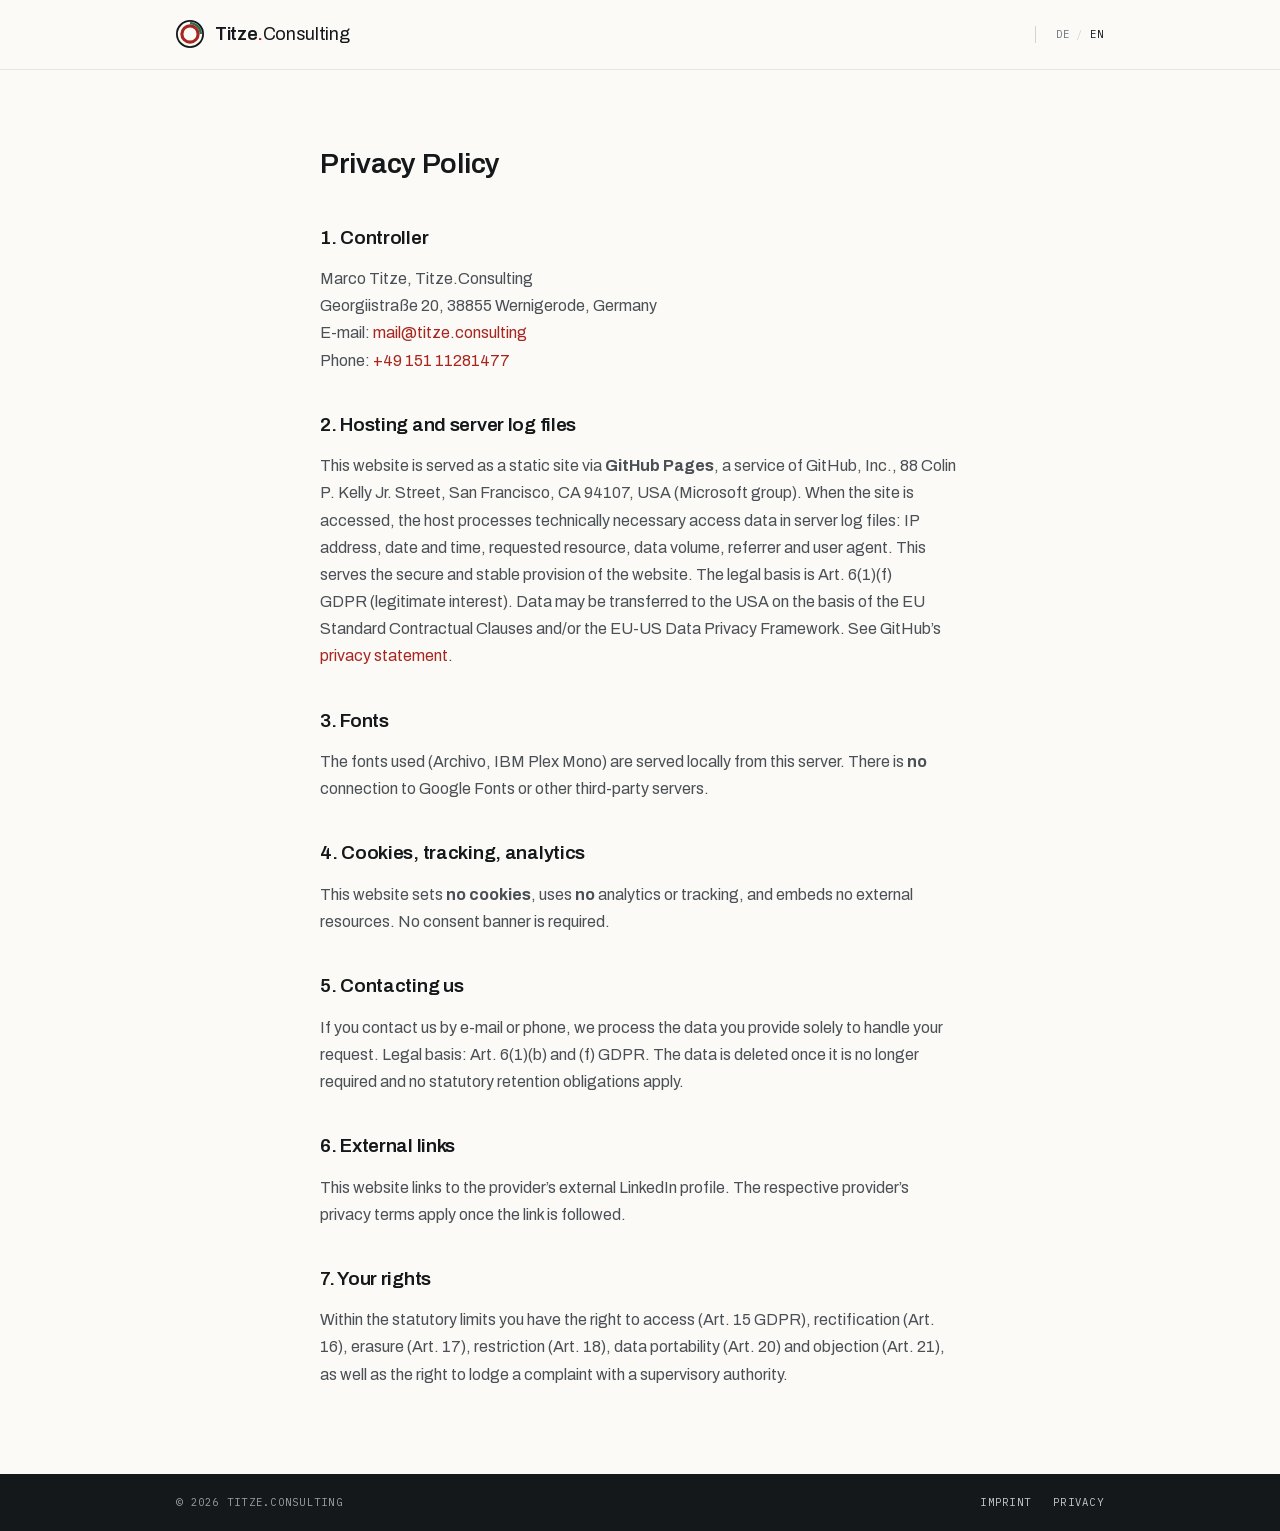
<file: en/privacy.html>
<!doctype html>
<html lang="en">
<head>
  <meta charset="utf-8">
  <meta name="viewport" content="width=device-width, initial-scale=1, viewport-fit=cover">
  <title>Privacy Policy — Titze.Consulting</title>
  <meta name="robots" content="noindex">
  <link rel="icon" href="/assets/favicon.svg" type="image/svg+xml">
  <link rel="icon" href="/assets/favicon-32.png" sizes="32x32" type="image/png">
  <link rel="apple-touch-icon" href="/assets/apple-touch-icon.png">
  <link rel="stylesheet" href="/styles/fonts.css">
  <link rel="stylesheet" href="/styles/tokens.css">
  <link rel="stylesheet" href="/styles/site.css">
</head>
<body>

  <header class="band header">
    <div class="band__inner header__inner">
      <a class="brand" href="/en/" aria-label="Titze.Consulting — Home">
        <img class="brand__mark" src="/assets/logo/logo-mark-light-bg.svg" alt="" width="28" height="28">
        <span class="brand__word"><b>Titze</b><span class="dot">.</span>Consulting</span>
      </a>
      <div class="header__right">
        <div class="langswitch" aria-label="Language">
          <a href="/de/datenschutz.html">DE</a>
          <span class="sep">/</span>
          <a href="/en/privacy.html" aria-current="true">EN</a>
        </div>
      </div>
    </div>
  </header>

  <main class="band legal">
    <div class="legal__inner">
      <h1>Privacy Policy</h1>

      <h2>1. Controller</h2>
      <p>
        Marco Titze, Titze.Consulting<br>
        Georgiistraße 20, 38855 Wernigerode, Germany<br>
        E-mail: <a href="mailto:mail@titze.consulting">mail@titze.consulting</a><br>
        Phone: <a href="tel:+4915111281477">+49 151 11281477</a>
      </p>

      <h2>2. Hosting and server log files</h2>
      <p>This website is served as a static site via <strong>GitHub Pages</strong>, a service of GitHub, Inc., 88 Colin P. Kelly Jr. Street, San Francisco, CA 94107, USA (Microsoft group). When the site is accessed, the host processes technically necessary access data in server log files: IP address, date and time, requested resource, data volume, referrer and user agent. This serves the secure and stable provision of the website. The legal basis is Art. 6(1)(f) GDPR (legitimate interest). Data may be transferred to the USA on the basis of the EU Standard Contractual Clauses and/or the EU-US Data Privacy Framework. See GitHub’s <a href="https://docs.github.com/en/site-policy/privacy-policies/github-general-privacy-statement" target="_blank" rel="noopener">privacy statement</a>.</p>

      <h2>3. Fonts</h2>
      <p>The fonts used (Archivo, IBM Plex Mono) are served locally from this server. There is <strong>no</strong> connection to Google Fonts or other third-party servers.</p>

      <h2>4. Cookies, tracking, analytics</h2>
      <p>This website sets <strong>no cookies</strong>, uses <strong>no</strong> analytics or tracking, and embeds no external resources. No consent banner is required.</p>

      <h2>5. Contacting us</h2>
      <p>If you contact us by e-mail or phone, we process the data you provide solely to handle your request. Legal basis: Art. 6(1)(b) and (f) GDPR. The data is deleted once it is no longer required and no statutory retention obligations apply.</p>

      <h2>6. External links</h2>
      <p>This website links to the provider’s external LinkedIn profile. The respective provider’s privacy terms apply once the link is followed.</p>

      <h2>7. Your rights</h2>
      <p>Within the statutory limits you have the right to access (Art. 15 GDPR), rectification (Art. 16), erasure (Art. 17), restriction (Art. 18), data portability (Art. 20) and objection (Art. 21), as well as the right to lodge a complaint with a supervisory authority.</p>
    </div>
  </main>

  <footer class="band footer">
    <div class="band__inner footer__inner">
      <span>© 2026 TITZE.CONSULTING</span>
      <span class="footer__links">
        <a href="/en/imprint.html">IMPRINT</a>
        <a href="/en/privacy.html">PRIVACY</a>
      </span>
    </div>
  </footer>

</body>
</html>
</file>
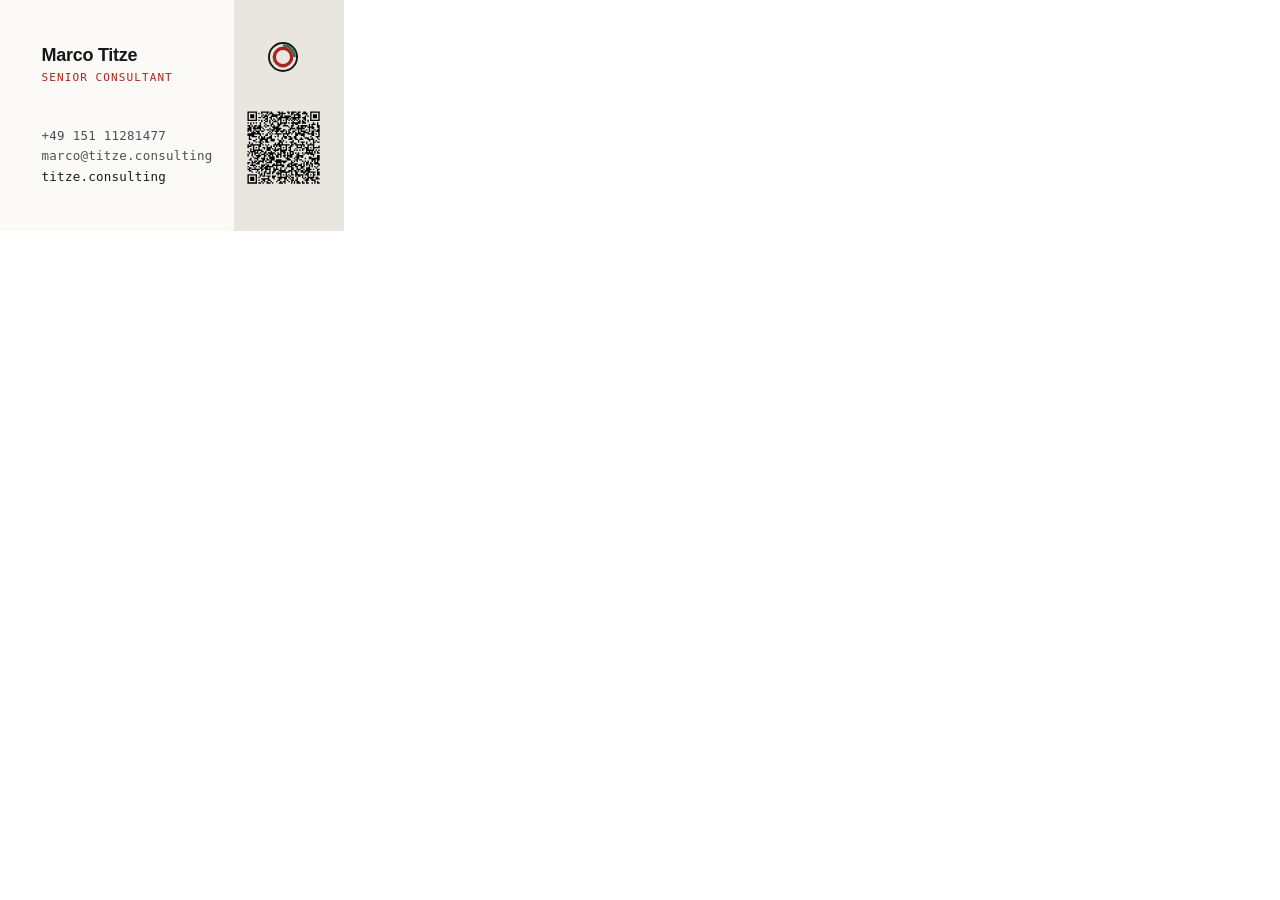
<file: business-card/print/src/print-back.html>
<!doctype html><html lang="de"><head><meta charset="utf-8"><style>

@font-face{font-family:'Archivo';font-style:normal;font-weight:100 900;
  src:url('file:///Users/al/src/titze.consulting/assets/fonts/archivo.woff2') format('woff2');}
@font-face{font-family:'IBM Plex Mono';font-style:normal;font-weight:400;
  src:url('file:///Users/al/src/titze.consulting/assets/fonts/ibm-plex-mono-400.woff2') format('woff2');}
@font-face{font-family:'IBM Plex Mono';font-style:normal;font-weight:500;
  src:url('file:///Users/al/src/titze.consulting/assets/fonts/ibm-plex-mono-500.woff2') format('woff2');}

*{-webkit-print-color-adjust:exact;print-color-adjust:exact;box-sizing:border-box;}
html,body{margin:0;padding:0;}
@page{size:91mm 61mm;margin:0;}
.page{width:91mm;height:61mm;overflow:hidden;position:relative;}

.page{background:#FBFAF7;font-family:'Archivo',sans-serif;}
.back__main{position:absolute;left:0;top:0;bottom:0;right:29mm;
  display:flex;flex-direction:column;justify-content:space-between;
  padding:12mm 0 12mm 11mm;}
.back__name{font-size:18px;font-weight:600;letter-spacing:-0.015em;color:#14181A;}
.back__role{display:block;margin-top:5px;font-family:'IBM Plex Mono',monospace;
  font-size:11px;letter-spacing:.1em;color:#A8261F;}
.back__contact{display:flex;flex-direction:column;gap:3px;font-family:'IBM Plex Mono',monospace;
  font-size:12.5px;letter-spacing:.02em;color:#4A5055;line-height:1.4;}
.back__contact .web{color:#14181A;}
.back__side{position:absolute;right:0;top:0;bottom:0;width:29mm;background:#E9E6DF;
  display:flex;flex-direction:column;align-items:center;justify-content:space-between;
  padding:11mm 3mm 11mm 0;}
.back__side svg.logo{display:block;}
.qr{display:block;}
</style></head><body><div class="page">
<div class="back__main">
<div>
<span class="back__name">Marco Titze</span>
<span class="back__role">SENIOR CONSULTANT</span>
</div>
<div class="back__contact">
<span>+49 151 11281477</span>
<span>marco@titze.consulting</span>
<span class="web">titze.consulting</span>
</div>
</div>
<div class="back__side">
<svg class="logo" width="30" height="30" viewBox="0 0 62 62" fill="none"><circle cx="31" cy="31" r="29" stroke="#14181A" stroke-width="4"></circle><circle cx="31" cy="31" r="18" stroke="#A8261F" stroke-width="7"></circle><path d="M31 7A24 24 0 0 1 55 31" stroke="#2F6B4F" stroke-width="5" stroke-linecap="butt"></path></svg>
<svg xmlns="http://www.w3.org/2000/svg" viewBox="0 0 61 61" width="22mm" height="22mm" class="qr"><path stroke="#000000" d="M4 4.5h7m3 0h6m1 0h1m4 0h2m1 0h1m3 0h2m1 0h4m1 0h2m2 0h2m3 0h7m-53 1h1m5 0h1m1 0h1m1 0h1m3 0h1m1 0h3m4 0h5m2 0h1m1 0h2m2 0h2m2 0h4m2 0h1m5 0h1m-53 1h1m1 0h3m1 0h1m4 0h1m1 0h1m1 0h1m2 0h6m1 0h1m6 0h1m1 0h5m4 0h1m2 0h1m1 0h3m1 0h1m-53 1h1m1 0h3m1 0h1m3 0h1m1 0h3m2 0h5m2 0h2m1 0h5m2 0h1m2 0h2m3 0h1m1 0h1m1 0h1m1 0h3m1 0h1m-53 1h1m1 0h3m1 0h1m1 0h2m1 0h2m1 0h1m1 0h2m3 0h1m1 0h8m1 0h7m1 0h3m3 0h1m1 0h3m1 0h1m-53 1h1m5 0h1m6 0h2m2 0h1m1 0h1m2 0h3m3 0h2m1 0h1m1 0h3m1 0h1m3 0h2m3 0h1m5 0h1m-53 1h7m1 0h1m1 0h1m1 0h1m1 0h1m1 0h1m1 0h1m1 0h1m1 0h1m1 0h1m1 0h1m1 0h1m1 0h1m1 0h1m1 0h1m1 0h1m1 0h1m1 0h1m1 0h1m1 0h1m1 0h7m-43 1h1m2 0h2m1 0h1m2 0h3m2 0h1m3 0h1m4 0h1m3 0h2m1 0h2m2 0h1m-45 1h1m1 0h1m1 0h1m1 0h1m2 0h1m2 0h1m3 0h1m1 0h1m3 0h1m1 0h5m1 0h1m1 0h7m1 0h3m5 0h1m2 0h1m-50 1h1m6 0h1m3 0h1m3 0h2m3 0h3m2 0h1m5 0h1m1 0h2m8 0h1m1 0h3m1 0h1m-52 1h2m1 0h1m1 0h2m1 0h2m2 0h1m1 0h2m1 0h1m1 0h1m2 0h2m2 0h4m2 0h2m3 0h1m1 0h5m1 0h1m1 0h1m3 0h2m-52 1h2m1 0h2m1 0h4m2 0h1m4 0h5m7 0h1m1 0h1m3 0h2m1 0h2m1 0h1m1 0h5m2 0h2m-53 1h3m1 0h6m1 0h1m4 0h1m2 0h6m6 0h4m1 0h6m3 0h1m1 0h2m3 0h1m-53 1h3m2 0h1m3 0h1m2 0h1m1 0h2m1 0h3m1 0h3m2 0h2m2 0h2m3 0h1m1 0h1m1 0h1m3 0h1m1 0h1m3 0h1m1 0h2m-53 1h1m1 0h1m1 0h1m1 0h3m1 0h2m4 0h1m1 0h1m1 0h3m1 0h3m1 0h1m1 0h1m2 0h2m2 0h1m1 0h4m2 0h1m1 0h2m1 0h3m-50 1h3m1 0h2m6 0h1m1 0h1m3 0h1m3 0h1m2 0h1m1 0h2m1 0h1m1 0h1m1 0h2m2 0h4m2 0h2m3 0h1m-53 1h10m1 0h1m2 0h1m1 0h1m1 0h1m1 0h5m1 0h5m1 0h1m2 0h7m2 0h5m1 0h1m1 0h1m-53 1h5m4 0h1m3 0h2m2 0h1m4 0h1m3 0h1m2 0h1m5 0h2m2 0h3m5 0h2m3 0h1m-52 1h1m1 0h4m1 0h1m1 0h1m1 0h1m3 0h2m2 0h1m1 0h1m3 0h3m1 0h2m2 0h2m5 0h1m4 0h1m3 0h3m-52 1h1m6 0h1m1 0h3m1 0h4m7 0h1m1 0h2m2 0h2m1 0h2m3 0h1m2 0h3m2 0h1m3 0h1m-51 1h2m3 0h1m2 0h6m2 0h3m2 0h1m2 0h1m4 0h3m2 0h2m1 0h3m3 0h5m3 0h1m-49 1h2m3 0h2m2 0h2m2 0h3m3 0h2m1 0h1m6 0h1m3 0h1m7 0h1m2 0h1m1 0h1m-50 1h1m4 0h1m1 0h2m1 0h1m1 0h3m7 0h3m2 0h1m2 0h3m3 0h1m1 0h3m1 0h1m4 0h2m1 0h2m-52 1h1m1 0h1m5 0h2m9 0h1m1 0h2m1 0h1m6 0h1m1 0h2m4 0h1m2 0h1m2 0h1m1 0h1m-49 1h1m1 0h8m1 0h1m1 0h1m1 0h1m3 0h12m1 0h2m1 0h7m2 0h5m-49 1h3m1 0h1m3 0h2m4 0h1m2 0h1m1 0h1m1 0h1m1 0h2m3 0h1m2 0h2m3 0h1m2 0h1m1 0h1m2 0h1m3 0h1m3 0h1m-53 1h1m3 0h1m1 0h1m1 0h1m2 0h2m1 0h4m2 0h1m3 0h1m1 0h1m1 0h1m1 0h2m4 0h4m2 0h3m1 0h1m1 0h5m-51 1h1m1 0h1m3 0h1m3 0h1m1 0h3m1 0h1m1 0h1m1 0h3m3 0h1m2 0h1m3 0h1m4 0h2m1 0h2m3 0h1m-47 1h1m1 0h7m3 0h3m2 0h4m1 0h5m1 0h2m2 0h1m1 0h1m1 0h1m1 0h1m2 0h6m1 0h1m1 0h1m-53 1h1m1 0h4m1 0h1m2 0h2m1 0h1m3 0h1m2 0h1m3 0h4m3 0h3m9 0h1m1 0h1m1 0h1m1 0h1m1 0h1m-51 1h1m1 0h1m1 0h3m1 0h1m2 0h2m1 0h5m2 0h1m1 0h1m1 0h2m1 0h1m1 0h1m1 0h1m1 0h1m1 0h1m2 0h1m1 0h6m1 0h1m1 0h2m-53 1h1m2 0h1m1 0h1m2 0h1m1 0h3m1 0h1m1 0h3m1 0h1m1 0h3m2 0h1m1 0h1m1 0h3m2 0h2m3 0h1m2 0h1m1 0h3m-49 1h1m2 0h1m2 0h4m2 0h2m1 0h2m1 0h1m2 0h2m1 0h1m1 0h2m1 0h4m3 0h5m7 0h1m2 0h2m-49 1h1m2 0h2m3 0h1m3 0h4m1 0h2m1 0h1m2 0h1m1 0h1m1 0h2m2 0h3m1 0h2m4 0h2m4 0h2m-51 1h1m2 0h3m2 0h3m1 0h1m1 0h4m8 0h3m3 0h1m1 0h2m4 0h1m2 0h8m-52 1h2m4 0h1m3 0h2m1 0h2m1 0h3m1 0h4m4 0h3m3 0h2m1 0h2m7 0h3m1 0h2m-50 1h1m1 0h2m1 0h4m1 0h1m2 0h2m2 0h9m3 0h1m1 0h1m1 0h1m3 0h1m1 0h1m1 0h1m2 0h1m1 0h1m1 0h1m-52 1h2m1 0h3m1 0h2m2 0h1m2 0h4m3 0h4m1 0h2m4 0h2m7 0h1m1 0h2m1 0h1m2 0h3m-52 1h1m2 0h1m2 0h3m4 0h1m5 0h1m1 0h1m2 0h1m5 0h3m1 0h3m2 0h1m1 0h1m1 0h2m1 0h2m1 0h4m-51 1h4m4 0h3m1 0h2m2 0h9m2 0h2m1 0h4m1 0h3m1 0h1m1 0h1m1 0h1m1 0h1m4 0h1m-53 1h1m3 0h1m1 0h1m1 0h1m1 0h2m1 0h6m2 0h1m3 0h2m2 0h4m2 0h2m2 0h3m3 0h1m1 0h1m1 0h1m1 0h1m-51 1h2m2 0h1m3 0h2m1 0h3m1 0h1m2 0h1m1 0h1m2 0h1m3 0h1m3 0h2m2 0h1m2 0h2m2 0h3m4 0h1m-51 1h2m1 0h6m1 0h2m1 0h4m2 0h4m1 0h1m2 0h1m4 0h2m2 0h3m2 0h1m1 0h4m1 0h1m2 0h2m-52 1h2m4 0h1m2 0h1m2 0h1m2 0h1m2 0h2m2 0h5m2 0h3m1 0h2m1 0h1m1 0h2m1 0h4m5 0h1m-49 1h1m2 0h1m1 0h1m3 0h2m2 0h1m1 0h2m2 0h1m1 0h7m1 0h1m2 0h2m2 0h4m1 0h6m1 0h2m-45 1h1m1 0h1m1 0h1m1 0h3m1 0h1m2 0h4m3 0h1m3 0h1m2 0h2m4 0h1m1 0h2m3 0h1m2 0h2m-53 1h7m2 0h2m1 0h1m9 0h1m1 0h1m1 0h1m1 0h1m1 0h1m1 0h2m1 0h6m1 0h3m1 0h1m1 0h2m1 0h2m-53 1h1m5 0h1m2 0h1m1 0h2m1 0h3m1 0h3m3 0h1m3 0h2m1 0h1m3 0h1m1 0h2m1 0h1m3 0h1m3 0h1m-49 1h1m1 0h3m1 0h1m1 0h1m6 0h1m2 0h2m2 0h7m1 0h1m1 0h2m2 0h1m3 0h1m1 0h1m1 0h5m1 0h2m-52 1h1m1 0h3m1 0h1m3 0h6m3 0h1m3 0h2m2 0h2m2 0h1m1 0h1m2 0h1m4 0h1m1 0h2m1 0h2m2 0h3m-53 1h1m1 0h3m1 0h1m1 0h1m2 0h2m2 0h2m5 0h2m3 0h1m1 0h1m2 0h2m1 0h2m5 0h3m2 0h3m-50 1h1m5 0h1m3 0h1m1 0h1m1 0h1m2 0h1m3 0h1m2 0h1m1 0h2m2 0h1m1 0h1m1 0h1m1 0h2m2 0h1m2 0h1m5 0h1m1 0h1m-52 1h7m1 0h2m1 0h1m2 0h3m1 0h1m4 0h3m1 0h1m4 0h1m1 0h1m1 0h3m1 0h2m1 0h2m2 0h1m1 0h1m1 0h2"/></svg>
</div>
</div></body></html>
</file>
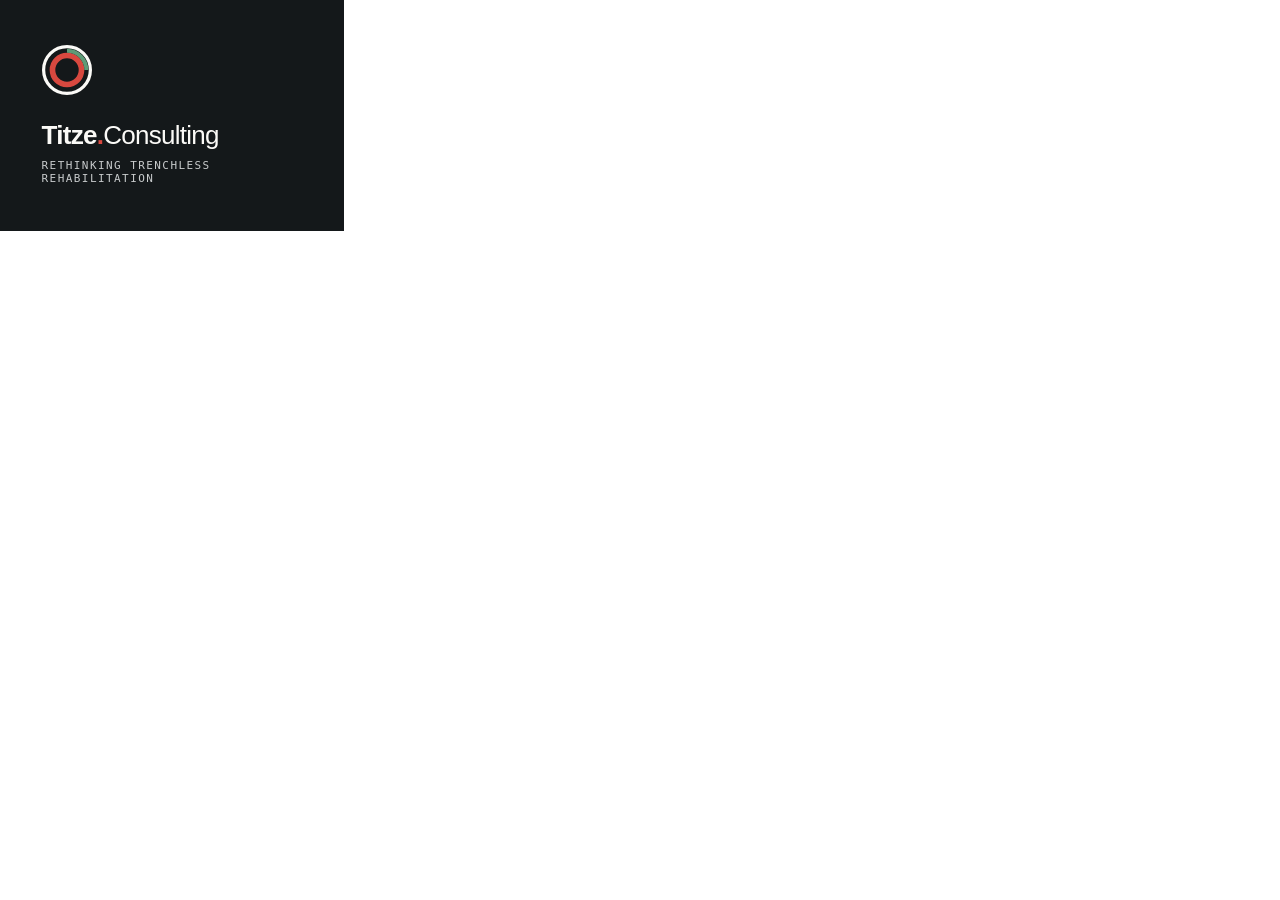
<file: business-card/print/src/print-front.html>
<!doctype html><html lang="de"><head><meta charset="utf-8"><style>

@font-face{font-family:'Archivo';font-style:normal;font-weight:100 900;
  src:url('file:///Users/al/src/titze.consulting/assets/fonts/archivo.woff2') format('woff2');}
@font-face{font-family:'IBM Plex Mono';font-style:normal;font-weight:400;
  src:url('file:///Users/al/src/titze.consulting/assets/fonts/ibm-plex-mono-400.woff2') format('woff2');}
@font-face{font-family:'IBM Plex Mono';font-style:normal;font-weight:500;
  src:url('file:///Users/al/src/titze.consulting/assets/fonts/ibm-plex-mono-500.woff2') format('woff2');}

*{-webkit-print-color-adjust:exact;print-color-adjust:exact;box-sizing:border-box;}
html,body{margin:0;padding:0;}
@page{size:91mm 61mm;margin:0;}
.page{width:91mm;height:61mm;overflow:hidden;position:relative;}

.front{background:#14181A;height:100%;display:flex;flex-direction:column;
  justify-content:space-between;padding:12mm 11mm;
  font-family:'Archivo',sans-serif;color:#FBFAF7;}
.front svg{display:block;}
.front__word{display:flex;align-items:baseline;font-size:26px;letter-spacing:-0.028em;color:#FBFAF7;}
.front__word .name{font-weight:600;}
.front__word .dot{color:#D8483F;font-weight:600;}
.front__word .rest{font-weight:400;}
.claim{display:block;margin-top:8px;font-family:'IBM Plex Mono',monospace;
  font-size:11px;letter-spacing:.13em;color:#C8CBCC;}
</style></head><body><div class="page"><div class="front">
<svg width="50" height="50" viewBox="0 0 62 62" fill="none"><circle cx="31" cy="31" r="29" stroke="#FBFAF7" stroke-width="4"></circle><circle cx="31" cy="31" r="18" stroke="#D8483F" stroke-width="7"></circle><path d="M31 7A24 24 0 0 1 55 31" stroke="#5E9B77" stroke-width="5" stroke-linecap="butt"></path></svg>
<div>
<span class="front__word"><span class="name">Titze</span><span class="dot">.</span><span class="rest">Consulting</span></span>
<span class="claim">RETHINKING TRENCHLESS REHABILITATION</span>
</div>
</div></div></body></html>
</file>
<file: styles/fonts.css>
/* Selbst gehostete Schriften — kein Google-Fonts-CDN.
   Grund: keine Übertragung der Besucher-IP an Dritte → cookie-/bannerfrei.
   Lizenzen: assets/fonts/OFL-Archivo.txt, assets/fonts/OFL-IBMPlexMono.txt (SIL OFL 1.1) */

/* Archivo ist ein Variable Font (wght 100–900) — eine Datei deckt alle Gewichte. */
@font-face {
  font-family: 'Archivo';
  font-style: normal;
  font-weight: 100 900;
  font-display: swap;
  src: url('../assets/fonts/archivo.woff2') format('woff2');
}

@font-face {
  font-family: 'IBM Plex Mono';
  font-style: normal;
  font-weight: 400;
  font-display: swap;
  src: url('../assets/fonts/ibm-plex-mono-400.woff2') format('woff2');
}
@font-face {
  font-family: 'IBM Plex Mono';
  font-style: normal;
  font-weight: 500;
  font-display: swap;
  src: url('../assets/fonts/ibm-plex-mono-500.woff2') format('woff2');
}
</file>
<file: styles/tokens.css>
/* Titze.Consulting — Design Tokens (Single Source of Truth)
   Farben, Typografie und Abstände sind abgenommen (siehe brand/BRAND.md).
   Diese Datei ist die verbindliche Quelle für Website, Visitenkarte und Präsentationen. */

:root {
  /* Farben */
  --color-anthracite:      #14181A; /* Text auf hell, Vollflächen (Hero, Footer) */
  --color-oxide-red:       #A8261F; /* Leitfarbe: Punkt, Primärbutton, Labels, Links */
  --color-oxide-red-light: #D8483F; /* Rot auf dunklem Grund */
  --color-moss:            #2F6B4F; /* Akzent, sparsam — Linie/Nachhaltigkeit */
  --color-moss-light:      #5E9B77; /* Grün auf dunklem Grund */
  --color-steel:           #6E7378; /* Sekundärtext, inaktive Zustände */
  --color-slate:           #4A5055; /* Fließtext */
  --color-fog:             #C8CBCC; /* Fließtext auf dunklem Grund */
  --color-paper:           #FBFAF7; /* Grundfläche, Text auf dunkel */
  --color-limebeige:       #E9E6DF; /* Sekundärfläche (Person/Kontakt) */
  --color-edge:            #EAE5DB; /* Innenlinien auf Papier */
  --color-edge-strong:     #D8D3C8; /* Außenrahmen, Trenner */
  --color-footer-text:     #9BA0A4; /* Footer-Text auf Anthrazit */

  /* Typografie */
  --font-sans: 'Archivo', system-ui, -apple-system, 'Segoe UI', sans-serif;
  --font-mono: 'IBM Plex Mono', ui-monospace, 'SFMono-Regular', 'Menlo', monospace;

  /* Schriftgrade (Archivo) */
  --fs-display: 52px;
  --fs-h2:      28px;
  --fs-lead:    20px;
  --fs-title:   19px;
  --fs-hero-lede: 17px;
  --fs-body:    16px;
  --fs-small:   14px;
  /* Schriftgrade (IBM Plex Mono) */
  --fs-mono:    12px;
  --fs-mono-btn: 11px;
  --fs-label:   10.5px;

  /* Abstände */
  --space-5: 5px;   --space-7: 7px;   --space-10: 10px; --space-12: 12px;
  --space-14: 14px; --space-18: 18px; --space-20: 20px; --space-22: 22px;
  --space-24: 24px; --space-26: 26px; --space-28: 28px; --space-32: 32px;
  --space-36: 36px; --space-44: 44px; --space-48: 48px; --space-72: 72px;

  /* Layout */
  --content-max: 1000px;
  --prose-max: 640px;
  --band-pad-x: var(--space-36);
}
</file>
<file: styles/site.css>
/* Titze.Consulting — Onepager & Rechtstexte
   Baut ausschließlich auf styles/tokens.css. Keine Radien, keine Schatten. */

*, *::before, *::after { box-sizing: border-box; }

html { scroll-behavior: smooth; }
@media (prefers-reduced-motion: reduce) {
  html { scroll-behavior: auto; }
}

body {
  margin: 0;
  min-height: 100vh;
  min-height: 100dvh;
  display: flex;
  flex-direction: column;
  background: var(--color-paper);
  color: var(--color-slate);
  font-family: var(--font-sans);
  font-size: var(--fs-body);
  line-height: 1.6;
  -webkit-font-smoothing: antialiased;
  text-rendering: optimizeLegibility;
}

/* Sticky Footer: der letzte Abschnitt wächst bis zum Footer (kein weißer Spalt) */
main { flex: 1 0 auto; display: flex; flex-direction: column; }
main > :last-child { flex-grow: 1; }

a { color: inherit; text-decoration: none; }
p { text-wrap: pretty; }
img { max-width: 100%; }

.band { width: 100%; }
.band__inner { max-width: var(--content-max); margin: 0 auto; }

/* ---------- Header ---------- */
.header {
  background: var(--color-paper);
  border-bottom: 1px solid var(--color-edge);
}
.header__inner {
  display: flex;
  align-items: center;
  justify-content: space-between;
  gap: var(--space-24, 24px);
  padding: var(--space-20) var(--band-pad-x);
}
.brand { display: flex; align-items: center; gap: 11px; }
.brand__mark { width: 28px; height: 28px; display: block; }
.brand__word {
  font-size: 18px;
  letter-spacing: -0.02em;
  color: var(--color-anthracite);
  font-weight: 400;
  white-space: nowrap;
}
.brand__word b { font-weight: 600; }
.brand__word .dot { color: var(--color-oxide-red); font-weight: 600; }

.header__right { display: flex; align-items: center; gap: var(--space-20); }

.langswitch {
  display: flex;
  align-items: center;
  gap: var(--space-7);
  border-left: 1px solid var(--color-edge-strong);
  padding-left: var(--space-20);
  font-family: var(--font-mono);
  font-size: var(--fs-label);
  letter-spacing: 0.08em;
}
.langswitch .sep { color: var(--color-edge-strong); }
.langswitch a { color: var(--color-steel); transition: color 120ms ease-out; cursor: pointer; }
.langswitch a:hover { color: var(--color-oxide-red); }
.langswitch a[aria-current="true"] { color: var(--color-anthracite); }

/* ---------- Hero ---------- */
.hero {
  background: var(--color-anthracite);
}
.hero__inner {
  display: flex;
  flex-direction: column;
  gap: var(--space-26);
  padding: var(--space-72) var(--band-pad-x);
}
.eyebrow {
  font-family: var(--font-mono);
  font-size: var(--fs-label);
  letter-spacing: 0.16em;
  color: var(--color-moss-light);
  margin: 0;
}
.hero__headline {
  margin: 0;
  font-size: var(--fs-display);
  font-weight: 600;
  line-height: 1.03;
  letter-spacing: -0.035em;
  color: var(--color-paper);
  max-width: 20ch;
}
.hero__lede {
  margin: 0;
  font-size: var(--fs-hero-lede);
  line-height: 1.65;
  color: var(--color-fog);
  max-width: 52ch;
}
.hero__actions { display: flex; gap: var(--space-12); margin-top: 6px; }
.btn {
  font-family: var(--font-mono);
  font-size: var(--fs-mono-btn);
  letter-spacing: 0.12em;
  padding: 13px 22px;
  transition: background 120ms ease-out, color 120ms ease-out;
}
.btn--primary { background: var(--color-oxide-red); color: var(--color-paper); }
.btn--primary:hover { background: var(--color-oxide-red-light); }

/* ---------- Leistungen ---------- */
.services__inner {
  display: grid;
  grid-template-columns: repeat(auto-fit, minmax(240px, 1fr));
}
.service {
  display: flex;
  flex-direction: column;
  gap: var(--space-10);
  padding: var(--space-32) var(--space-28);
  border-bottom: 1px solid var(--color-edge);
}
.services__inner .service:nth-child(1),
.services__inner .service:nth-child(2) { border-right: 1px solid var(--color-edge); }
.service__num {
  font-family: var(--font-mono);
  font-size: var(--fs-label);
  letter-spacing: 0.14em;
  color: var(--color-oxide-red);
}
.service__title {
  margin: 0;
  font-size: var(--fs-title);
  font-weight: 600;
  letter-spacing: -0.015em;
  color: var(--color-anthracite);
}
.service__text { margin: 0; font-size: var(--fs-small); line-height: 1.6; color: var(--color-slate); }

/* ---------- Person & Kontakt ---------- */
.person { background: var(--color-limebeige); }
.person__inner {
  display: flex;
  flex-wrap: wrap;
  gap: var(--space-36);
  align-items: flex-start;
  padding: var(--space-44) var(--band-pad-x);
}
.person__col { flex: 1 1 300px; display: flex; flex-direction: column; gap: var(--space-14); }
.label {
  font-family: var(--font-mono);
  font-size: var(--fs-label);
  letter-spacing: 0.14em;
  color: var(--color-steel);
}
.person__statement {
  margin: 0;
  font-size: var(--fs-lead);
  font-weight: 500;
  line-height: 1.5;
  letter-spacing: -0.015em;
  color: var(--color-anthracite);
}
.contact { flex: 0 1 280px; display: flex; flex-direction: column; gap: var(--space-7);
  font-family: var(--font-mono); font-size: var(--fs-mono); letter-spacing: 0.05em; line-height: 1.5;
  color: var(--color-slate); }
.contact .label { margin-bottom: var(--space-5); }
.contact a { transition: color 120ms ease-out; }
.contact a:hover { color: var(--color-oxide-red); }
.contact__linkedin { display: inline-flex; align-items: center; gap: var(--space-7); color: var(--color-oxide-red); }
.contact__linkedin:hover { color: var(--color-anthracite); }
.contact__linkedin svg { width: 13px; height: 13px; }

/* ---------- Footer ---------- */
.footer { background: var(--color-anthracite); }
.footer__inner {
  display: flex;
  flex-wrap: wrap;
  gap: var(--space-18);
  justify-content: space-between;
  align-items: center;
  padding: var(--space-20) var(--band-pad-x);
  font-family: var(--font-mono);
  font-size: var(--fs-label);
  letter-spacing: 0.12em;
  color: var(--color-footer-text);
}
.footer__links { display: flex; gap: var(--space-22); }
.footer__links a { color: var(--color-fog); transition: color 120ms ease-out; }
.footer__links a:hover { color: var(--color-paper); }

/* ---------- Rechtstexte (Impressum / Datenschutz) ---------- */
.legal { padding-block: var(--space-72); }
.legal__inner { max-width: var(--content-max); margin: 0 auto; padding-inline: var(--band-pad-x); }
.legal__inner > * { max-width: var(--prose-max); }
.legal h1 {
  font-size: var(--fs-h2);
  font-weight: 600;
  letter-spacing: -0.01em;
  color: var(--color-anthracite);
  margin: 0 0 var(--space-28);
}
.legal h2 {
  font-size: var(--fs-title);
  font-weight: 600;
  letter-spacing: -0.015em;
  color: var(--color-anthracite);
  margin: var(--space-36) 0 var(--space-12);
}
.legal p { font-size: var(--fs-body); line-height: 1.7; color: var(--color-slate); margin: 0 0 var(--space-14); }
.legal a { color: var(--color-oxide-red); }
.legal a:hover { text-decoration: underline; }
.todo {
  border-left: 3px solid var(--color-oxide-red);
  background: var(--color-limebeige);
  padding: var(--space-14) var(--space-18);
  font-family: var(--font-mono);
  font-size: var(--fs-small);
  line-height: 1.6;
  color: var(--color-anthracite);
  margin: 0 0 var(--space-18);
}

/* ---------- Responsive ---------- */
@media (max-width: 720px) {
  :root { --band-pad-x: var(--space-24, 24px); }
  .header__inner { flex-wrap: wrap; gap: var(--space-14); }
  .hero__inner { padding: var(--space-48) 24px; }
  .hero__headline { font-size: 34px; }
  .legal { padding-block: var(--space-48); }
}
</file>
